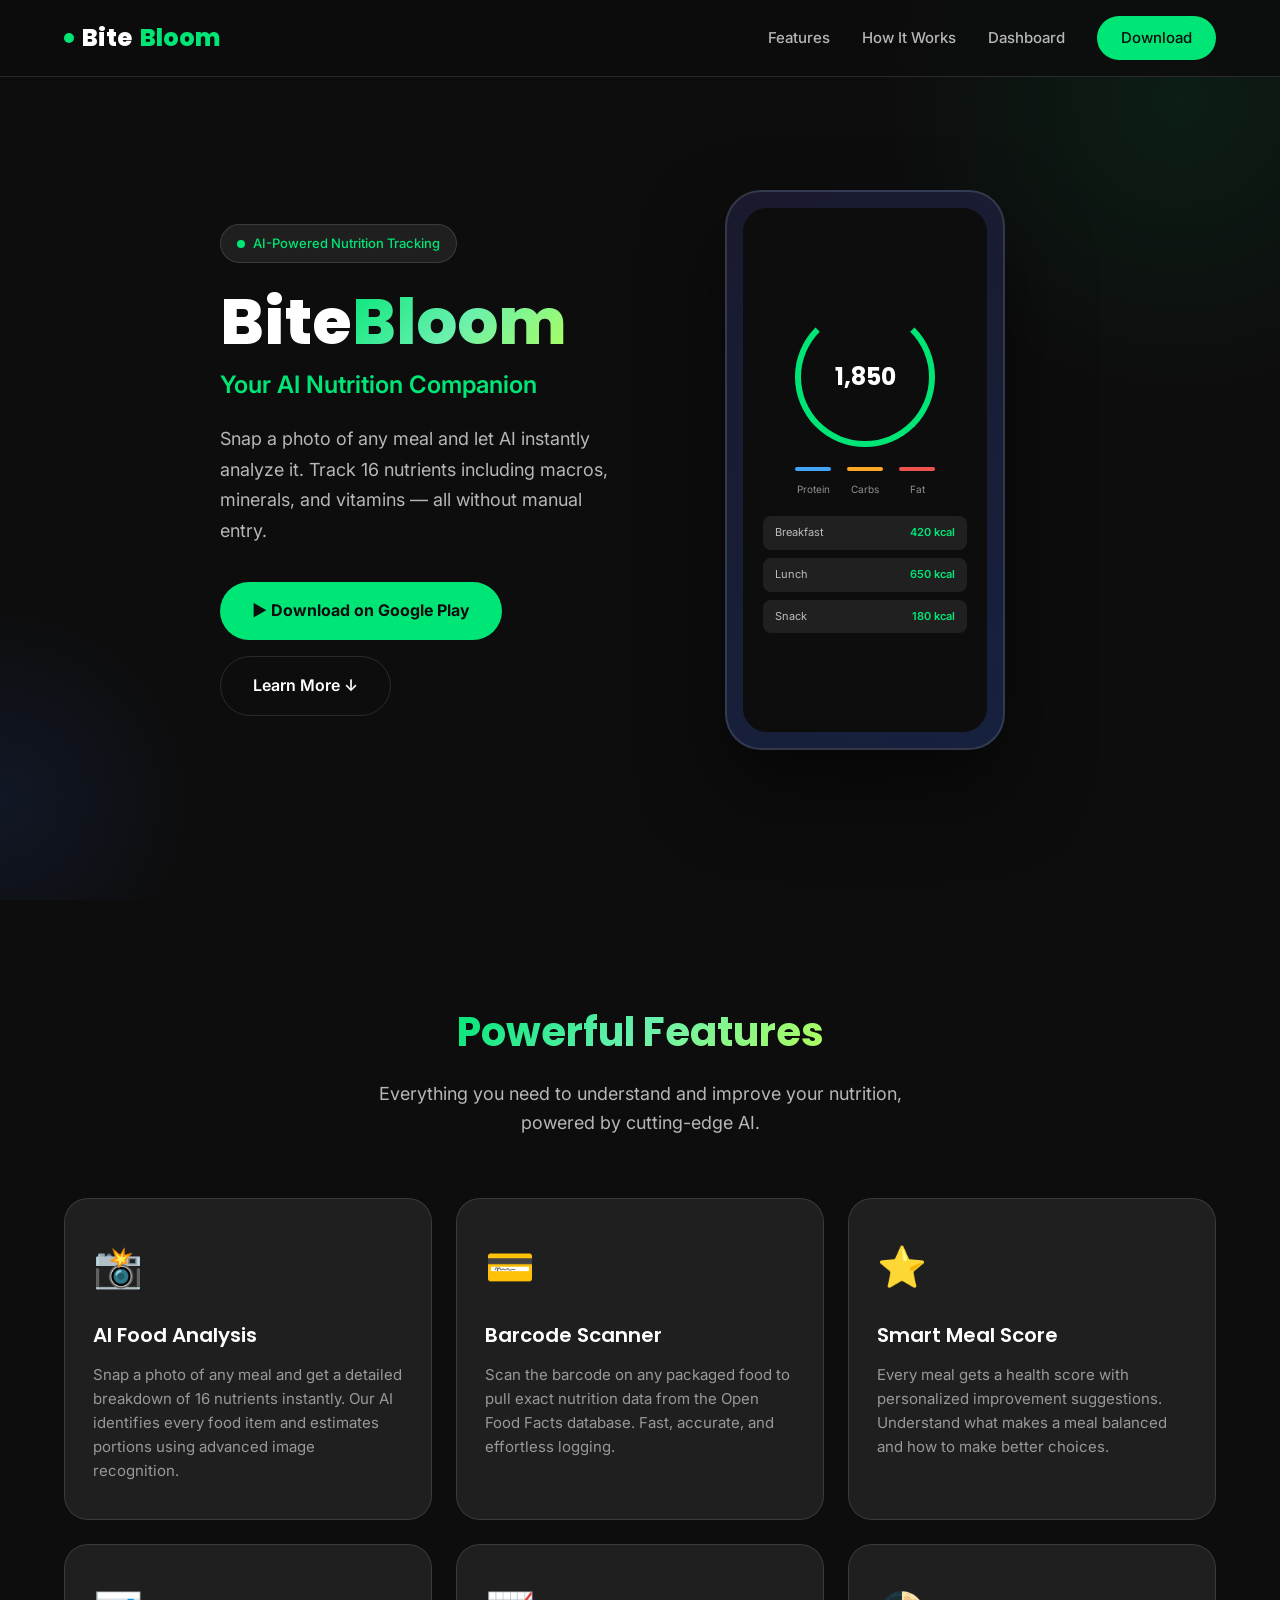
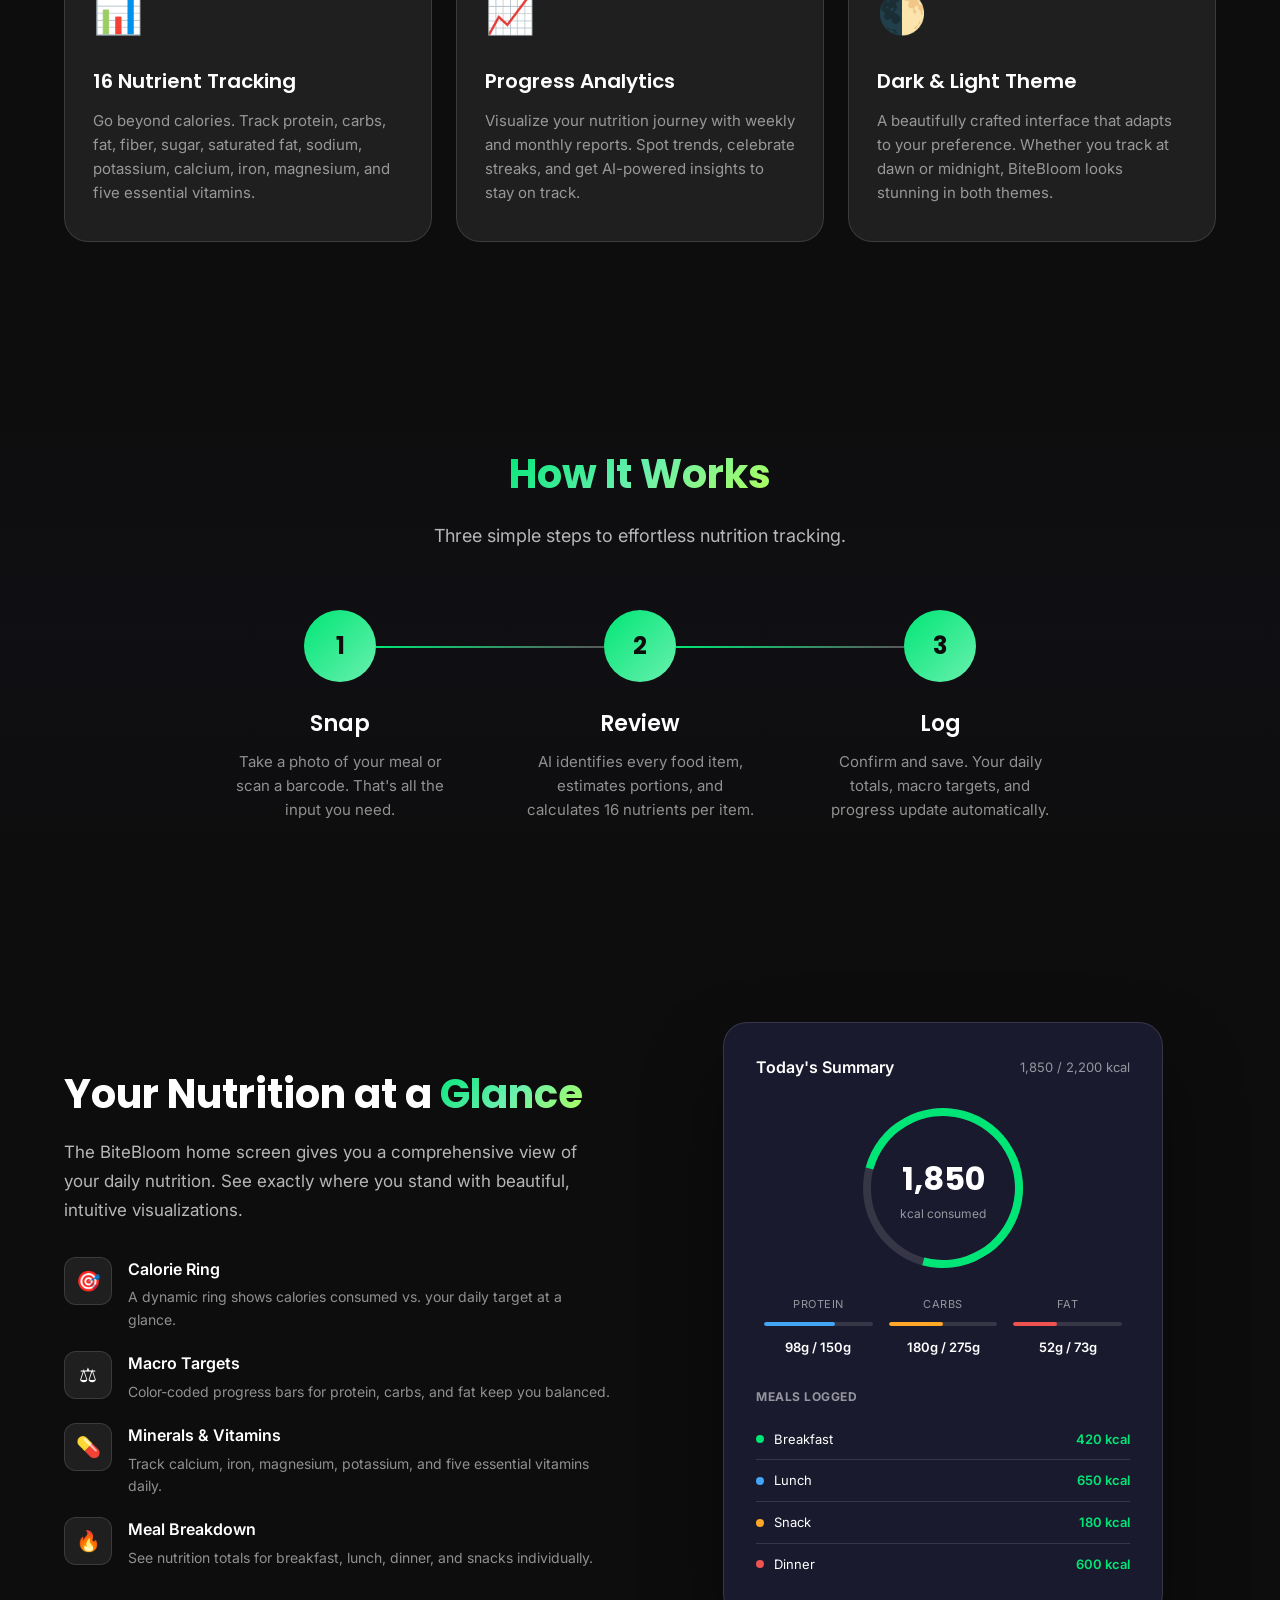
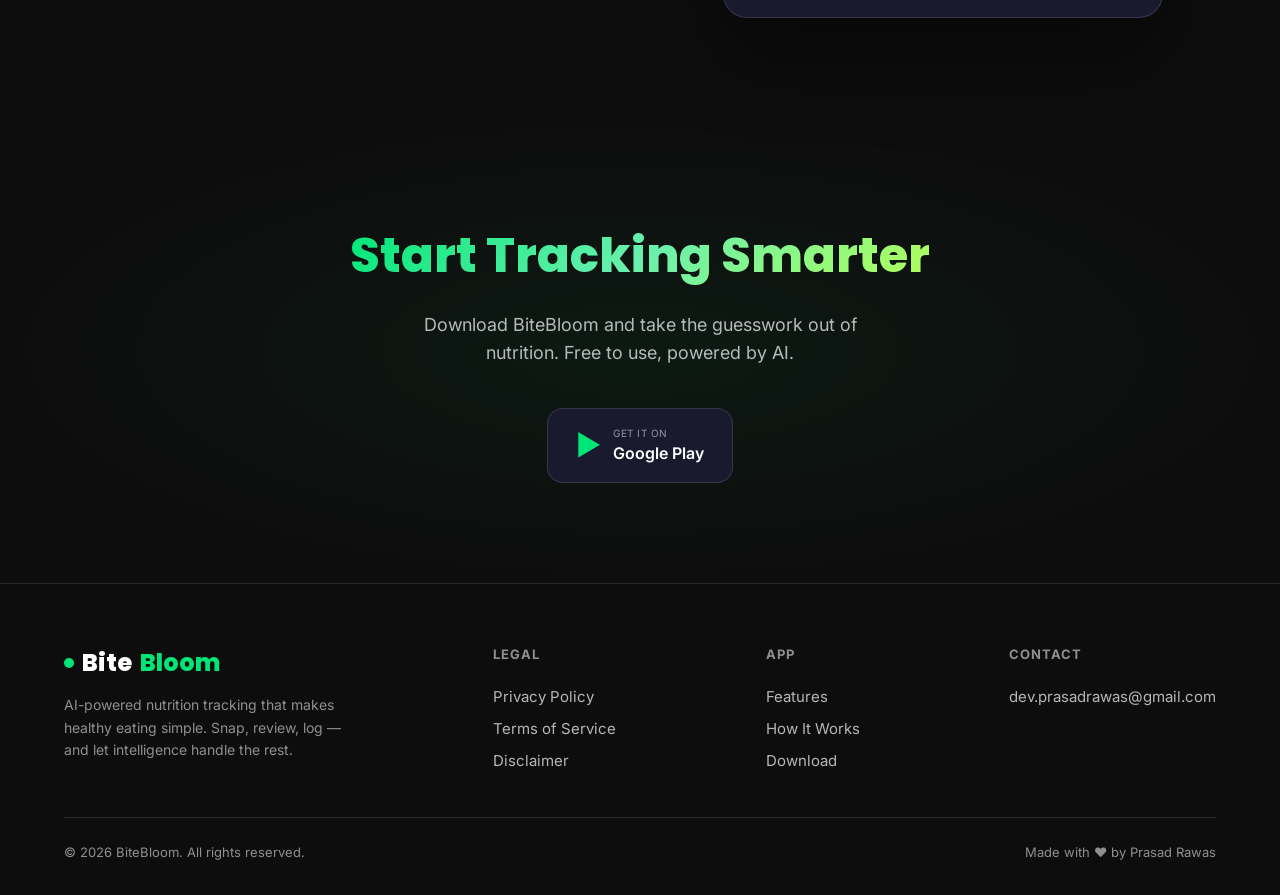
<file: docs/index.html>
<!DOCTYPE html>
<html lang="en">
<head>
  <meta charset="UTF-8">
  <meta name="viewport" content="width=device-width, initial-scale=1.0">
  <meta name="description" content="BiteBloom — Your AI Nutrition Companion. Snap a photo of any meal and instantly get detailed nutrition analysis with 16 nutrients tracked.">
  <meta name="keywords" content="calorie tracker, AI nutrition, food analysis, macro tracking, meal logger, health app">
  <meta name="author" content="Prasad Rawas">
  <meta name="robots" content="index, follow">
  <meta name="theme-color" content="#0D0D0D">
  <meta name="apple-mobile-web-app-title" content="BiteBloom">
  <meta name="application-name" content="BiteBloom">

  <!-- Canonical URL -->
  <link rel="canonical" href="https://bitebloom.prasadrawas.online/">

  <!-- Open Graph -->
  <meta property="og:title" content="BiteBloom — Your AI Nutrition Companion">
  <meta property="og:description" content="Snap a photo of any meal and instantly get detailed nutrition analysis with 16 nutrients tracked.">
  <meta property="og:type" content="website">
  <meta property="og:url" content="https://bitebloom.prasadrawas.online/">
  <meta property="og:image" content="https://bitebloom.prasadrawas.online/assets/og-image.png">
  <meta property="og:site_name" content="BiteBloom">

  <!-- Twitter Card -->
  <meta name="twitter:card" content="summary_large_image">
  <meta name="twitter:title" content="BiteBloom — Your AI Nutrition Companion">
  <meta name="twitter:description" content="AI-powered calorie and macro tracking from food photos.">
  <meta name="twitter:image" content="https://bitebloom.prasadrawas.online/assets/og-image.png">

  <title>BiteBloom — Your AI Nutrition Companion</title>
  <link rel="icon" type="image/png" href="assets/favicon.png">
  <link rel="apple-touch-icon" href="assets/apple-touch-icon.png">
  <link rel="stylesheet" href="css/styles.css">

  <!-- Structured Data: SoftwareApplication -->
  <script type="application/ld+json">
  {
    "@context": "https://schema.org",
    "@type": "SoftwareApplication",
    "name": "BiteBloom",
    "applicationCategory": "HealthApplication",
    "operatingSystem": "Android",
    "description": "AI-powered calorie and macro tracking app that analyzes food from photos",
    "offers": {
      "@type": "Offer",
      "price": "0",
      "priceCurrency": "USD"
    },
    "author": {
      "@type": "Person",
      "name": "Prasad Rawas"
    }
  }
  </script>

  <!-- Structured Data: Organization + WebSite -->
  <script type="application/ld+json">
  {
    "@context": "https://schema.org",
    "@graph": [
      {
        "@type": "Organization",
        "name": "BiteBloom",
        "url": "https://bitebloom.prasadrawas.online/",
        "logo": "https://bitebloom.prasadrawas.online/assets/favicon.png",
        "contactPoint": {
          "@type": "ContactPoint",
          "email": "dev.prasadrawas@gmail.com",
          "contactType": "customer support"
        }
      },
      {
        "@type": "WebSite",
        "name": "BiteBloom",
        "url": "https://bitebloom.prasadrawas.online/"
      }
    ]
  }
  </script>
</head>
<body>

  <!-- ===== NAVBAR ===== -->
  <nav class="navbar" role="navigation" aria-label="Main navigation">
    <div class="nav-inner">
      <a href="index.html" class="nav-logo" aria-label="BiteBloom home">
        <span class="logo-dot" aria-hidden="true"></span>Bite<span class="text-accent">Bloom</span>
      </a>
      <div class="nav-links" id="navLinks">
        <a href="#features">Features</a>
        <a href="#how-it-works">How It Works</a>
        <a href="#dashboard">Dashboard</a>
        <a href="#download" class="nav-cta">Download</a>
      </div>
      <button class="menu-toggle" id="menuToggle" aria-label="Toggle navigation menu" aria-expanded="false" aria-controls="navLinks">
        <span aria-hidden="true"></span>
        <span aria-hidden="true"></span>
        <span aria-hidden="true"></span>
      </button>
    </div>
  </nav>

  <!-- ===== HERO ===== -->
  <section class="hero" aria-labelledby="hero-heading">
    <div class="container hero-inner">
      <div class="hero-content">
        <div class="hero-badge" role="text">AI-Powered Nutrition Tracking</div>
        <h1 id="hero-heading">Bite<span class="gradient-text">Bloom</span></h1>
        <p class="hero-tagline">Your AI Nutrition Companion</p>
        <p class="hero-description">
          Snap a photo of any meal and let AI instantly analyze it. Track 16 nutrients including macros, minerals, and vitamins — all without manual entry.
        </p>
        <div class="hero-buttons">
          <a href="#download" class="btn-primary" aria-label="Download BiteBloom on Google Play">
            &#9654; Download on Google Play
          </a>
          <a href="#features" class="btn-secondary" aria-label="Learn more about BiteBloom features">
            Learn More &#8595;
          </a>
        </div>
      </div>
      <div class="hero-mockup" aria-hidden="true">
        <div class="phone-frame">
          <div class="phone-screen">
            <div class="mock-ring"></div>
            <div class="mock-macros">
              <div class="mock-macro">
                <div class="mock-macro-bar" style="background: var(--protein); width: 36px;"></div>
                <span>Protein</span>
              </div>
              <div class="mock-macro">
                <div class="mock-macro-bar" style="background: var(--carbs); width: 36px;"></div>
                <span>Carbs</span>
              </div>
              <div class="mock-macro">
                <div class="mock-macro-bar" style="background: var(--fat); width: 36px;"></div>
                <span>Fat</span>
              </div>
            </div>
            <div class="mock-items">
              <div class="mock-item">
                <span class="mock-item-name">Breakfast</span>
                <span class="mock-item-cal">420 kcal</span>
              </div>
              <div class="mock-item">
                <span class="mock-item-name">Lunch</span>
                <span class="mock-item-cal">650 kcal</span>
              </div>
              <div class="mock-item">
                <span class="mock-item-name">Snack</span>
                <span class="mock-item-cal">180 kcal</span>
              </div>
            </div>
          </div>
        </div>
      </div>
    </div>
  </section>

  <!-- ===== FEATURES ===== -->
  <section class="features" id="features" aria-labelledby="features-heading">
    <div class="container">
      <h2 id="features-heading" class="section-title"><span class="gradient-text">Powerful Features</span></h2>
      <p class="section-subtitle">Everything you need to understand and improve your nutrition, powered by cutting-edge AI.</p>
      <div class="features-grid">
        <div class="feature-card fade-in">
          <span class="feature-icon" aria-hidden="true">&#128248;</span>
          <h3>AI Food Analysis</h3>
          <p>Snap a photo of any meal and get a detailed breakdown of 16 nutrients instantly. Our AI identifies every food item and estimates portions using advanced image recognition.</p>
        </div>
        <div class="feature-card fade-in">
          <span class="feature-icon" aria-hidden="true">&#128179;</span>
          <h3>Barcode Scanner</h3>
          <p>Scan the barcode on any packaged food to pull exact nutrition data from the Open Food Facts database. Fast, accurate, and effortless logging.</p>
        </div>
        <div class="feature-card fade-in">
          <span class="feature-icon" aria-hidden="true">&#11088;</span>
          <h3>Smart Meal Score</h3>
          <p>Every meal gets a health score with personalized improvement suggestions. Understand what makes a meal balanced and how to make better choices.</p>
        </div>
        <div class="feature-card fade-in">
          <span class="feature-icon" aria-hidden="true">&#128202;</span>
          <h3>16 Nutrient Tracking</h3>
          <p>Go beyond calories. Track protein, carbs, fat, fiber, sugar, saturated fat, sodium, potassium, calcium, iron, magnesium, and five essential vitamins.</p>
        </div>
        <div class="feature-card fade-in">
          <span class="feature-icon" aria-hidden="true">&#128200;</span>
          <h3>Progress Analytics</h3>
          <p>Visualize your nutrition journey with weekly and monthly reports. Spot trends, celebrate streaks, and get AI-powered insights to stay on track.</p>
        </div>
        <div class="feature-card fade-in">
          <span class="feature-icon" aria-hidden="true">&#127763;</span>
          <h3>Dark &amp; Light Theme</h3>
          <p>A beautifully crafted interface that adapts to your preference. Whether you track at dawn or midnight, BiteBloom looks stunning in both themes.</p>
        </div>
      </div>
    </div>
  </section>

  <!-- ===== HOW IT WORKS ===== -->
  <section class="how-it-works" id="how-it-works" aria-labelledby="how-it-works-heading">
    <div class="container">
      <h2 id="how-it-works-heading" class="section-title"><span class="gradient-text">How It Works</span></h2>
      <p class="section-subtitle">Three simple steps to effortless nutrition tracking.</p>
      <div class="steps" role="list">
        <div class="step fade-in" role="listitem">
          <div class="step-number" aria-hidden="true">1</div>
          <div class="step-connector" aria-hidden="true"></div>
          <h3>Snap</h3>
          <p>Take a photo of your meal or scan a barcode. That's all the input you need.</p>
        </div>
        <div class="step fade-in" role="listitem">
          <div class="step-number" aria-hidden="true">2</div>
          <div class="step-connector" aria-hidden="true"></div>
          <h3>Review</h3>
          <p>AI identifies every food item, estimates portions, and calculates 16 nutrients per item.</p>
        </div>
        <div class="step fade-in" role="listitem">
          <div class="step-number" aria-hidden="true">3</div>
          <h3>Log</h3>
          <p>Confirm and save. Your daily totals, macro targets, and progress update automatically.</p>
        </div>
      </div>
    </div>
  </section>

  <!-- ===== DASHBOARD PREVIEW ===== -->
  <section class="dashboard-preview" id="dashboard" aria-labelledby="dashboard-heading">
    <div class="container dashboard-inner">
      <div class="dashboard-content fade-in">
        <h2 id="dashboard-heading">Your Nutrition at a <span class="gradient-text">Glance</span></h2>
        <p>The BiteBloom home screen gives you a comprehensive view of your daily nutrition. See exactly where you stand with beautiful, intuitive visualizations.</p>
        <div class="dashboard-features">
          <div class="dashboard-feature">
            <div class="dashboard-feature-icon" aria-hidden="true">&#127919;</div>
            <div>
              <h4>Calorie Ring</h4>
              <p>A dynamic ring shows calories consumed vs. your daily target at a glance.</p>
            </div>
          </div>
          <div class="dashboard-feature">
            <div class="dashboard-feature-icon" aria-hidden="true">&#9878;</div>
            <div>
              <h4>Macro Targets</h4>
              <p>Color-coded progress bars for protein, carbs, and fat keep you balanced.</p>
            </div>
          </div>
          <div class="dashboard-feature">
            <div class="dashboard-feature-icon" aria-hidden="true">&#128138;</div>
            <div>
              <h4>Minerals &amp; Vitamins</h4>
              <p>Track calcium, iron, magnesium, potassium, and five essential vitamins daily.</p>
            </div>
          </div>
          <div class="dashboard-feature">
            <div class="dashboard-feature-icon" aria-hidden="true">&#128293;</div>
            <div>
              <h4>Meal Breakdown</h4>
              <p>See nutrition totals for breakfast, lunch, dinner, and snacks individually.</p>
            </div>
          </div>
        </div>
      </div>
      <div class="dashboard-mockup fade-in" aria-hidden="true">
        <div class="dashboard-card">
          <div class="dash-header">
            <h4>Today's Summary</h4>
            <span>1,850 / 2,200 kcal</span>
          </div>
          <div class="dash-ring-area">
            <div class="dash-ring">
              <span class="cal-num">1,850</span>
              <span class="cal-label">kcal consumed</span>
            </div>
          </div>
          <div class="dash-macros">
            <div class="dash-macro protein">
              <span class="dash-macro-label">Protein</span>
              <div class="dash-macro-bar"></div>
              <span class="dash-macro-value">98g / 150g</span>
            </div>
            <div class="dash-macro carbs">
              <span class="dash-macro-label">Carbs</span>
              <div class="dash-macro-bar"></div>
              <span class="dash-macro-value">180g / 275g</span>
            </div>
            <div class="dash-macro fat">
              <span class="dash-macro-label">Fat</span>
              <div class="dash-macro-bar"></div>
              <span class="dash-macro-value">52g / 73g</span>
            </div>
          </div>
          <div class="dash-meals">
            <h5>Meals Logged</h5>
            <div class="dash-meal-item">
              <div class="dash-meal-info">
                <span class="dash-meal-dot" style="background: var(--accent);"></span>
                <span class="dash-meal-name">Breakfast</span>
              </div>
              <span class="dash-meal-cal">420 kcal</span>
            </div>
            <div class="dash-meal-item">
              <div class="dash-meal-info">
                <span class="dash-meal-dot" style="background: var(--protein);"></span>
                <span class="dash-meal-name">Lunch</span>
              </div>
              <span class="dash-meal-cal">650 kcal</span>
            </div>
            <div class="dash-meal-item">
              <div class="dash-meal-info">
                <span class="dash-meal-dot" style="background: var(--carbs);"></span>
                <span class="dash-meal-name">Snack</span>
              </div>
              <span class="dash-meal-cal">180 kcal</span>
            </div>
            <div class="dash-meal-item">
              <div class="dash-meal-info">
                <span class="dash-meal-dot" style="background: var(--fat);"></span>
                <span class="dash-meal-name">Dinner</span>
              </div>
              <span class="dash-meal-cal">600 kcal</span>
            </div>
          </div>
        </div>
      </div>
    </div>
  </section>

  <!-- ===== CTA / DOWNLOAD ===== -->
  <section class="cta" id="download" aria-labelledby="download-heading">
    <div class="container cta-inner">
      <h2 id="download-heading"><span class="gradient-text">Start Tracking Smarter</span></h2>
      <p>Download BiteBloom and take the guesswork out of nutrition. Free to use, powered by AI.</p>
      <div class="cta-buttons">
        <a href="#" class="store-badge" aria-label="Download BiteBloom on Google Play Store">
          <span class="store-badge-icon" aria-hidden="true">&#9654;</span>
          <div class="store-badge-text">
            <small>Get it on</small>
            <span>Google Play</span>
          </div>
        </a>
      </div>
    </div>
  </section>

  <!-- ===== FOOTER ===== -->
  <footer class="footer" role="contentinfo">
    <div class="container">
      <div class="footer-inner">
        <div class="footer-brand">
          <div class="nav-logo" aria-label="BiteBloom">
            <span class="logo-dot" aria-hidden="true"></span>Bite<span class="text-accent">Bloom</span>
          </div>
          <p>AI-powered nutrition tracking that makes healthy eating simple. Snap, review, log — and let intelligence handle the rest.</p>
        </div>
        <nav class="footer-links-group" aria-label="Legal pages">
          <h4>Legal</h4>
          <a href="privacy.html">Privacy Policy</a>
          <a href="terms.html">Terms of Service</a>
          <a href="disclaimer.html">Disclaimer</a>
        </nav>
        <nav class="footer-links-group" aria-label="App sections">
          <h4>App</h4>
          <a href="#features">Features</a>
          <a href="#how-it-works">How It Works</a>
          <a href="#download">Download</a>
        </nav>
        <div class="footer-links-group">
          <h4>Contact</h4>
          <a href="mailto:dev.prasadrawas@gmail.com" aria-label="Send email to BiteBloom support">dev.prasadrawas@gmail.com</a>
        </div>
      </div>
      <div class="footer-bottom">
        <p>&copy; 2026 BiteBloom. All rights reserved.</p>
        <p class="made-with">Made with &#10084;&#65039; by Prasad Rawas</p>
      </div>
    </div>
  </footer>

  <!-- ===== JAVASCRIPT ===== -->
  <script>
    // Mobile menu toggle
    const menuToggle = document.getElementById('menuToggle');
    const navLinks = document.getElementById('navLinks');

    menuToggle.addEventListener('click', () => {
      const isOpen = navLinks.classList.toggle('open');
      menuToggle.classList.toggle('active');
      menuToggle.setAttribute('aria-expanded', isOpen ? 'true' : 'false');
    });

    // Close menu on link click
    navLinks.querySelectorAll('a').forEach(link => {
      link.addEventListener('click', () => {
        menuToggle.classList.remove('active');
        navLinks.classList.remove('open');
        menuToggle.setAttribute('aria-expanded', 'false');
      });
    });

    // Scroll fade-in with Intersection Observer
    const fadeElements = document.querySelectorAll('.fade-in');
    const observer = new IntersectionObserver((entries) => {
      entries.forEach((entry, index) => {
        if (entry.isIntersecting) {
          // Stagger the animation
          setTimeout(() => {
            entry.target.classList.add('visible');
          }, index * 100);
          observer.unobserve(entry.target);
        }
      });
    }, {
      threshold: 0.1,
      rootMargin: '0px 0px -50px 0px'
    });

    fadeElements.forEach(el => observer.observe(el));
  </script>

</body>
</html>
</file>
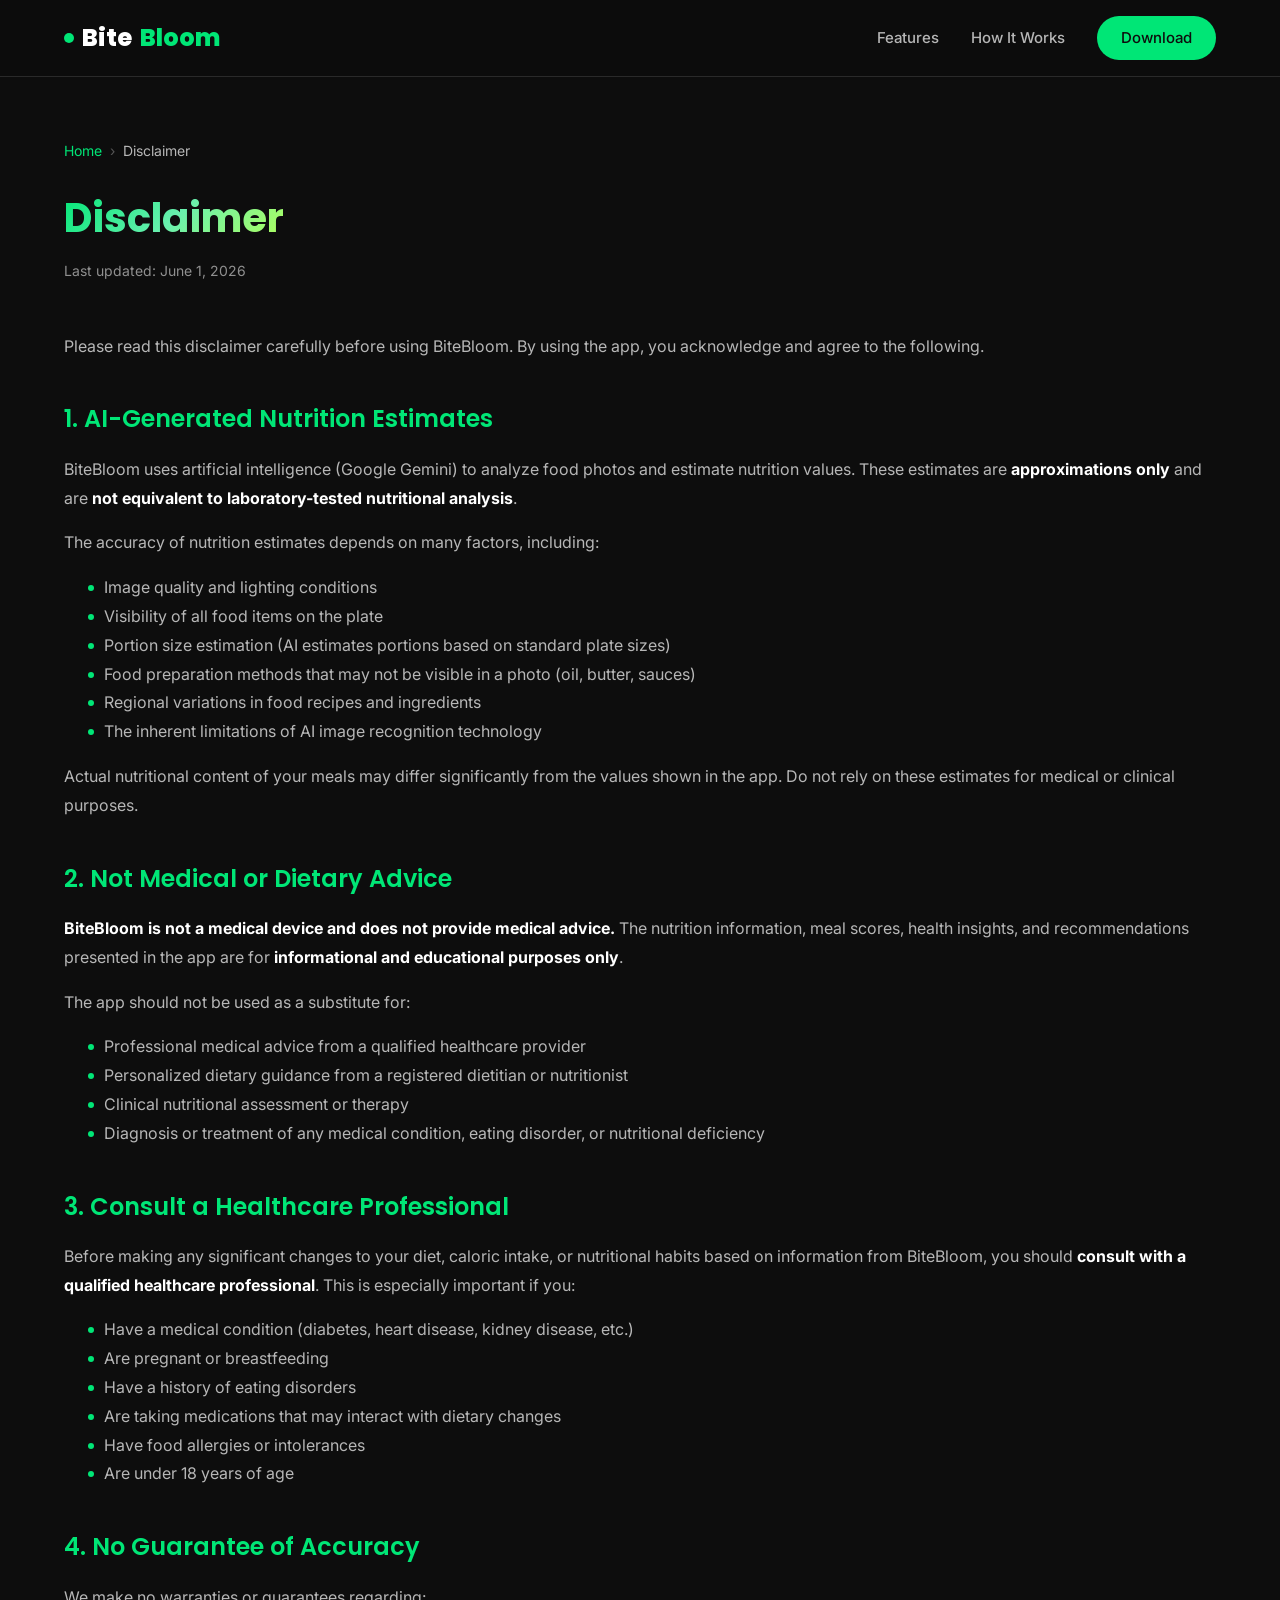
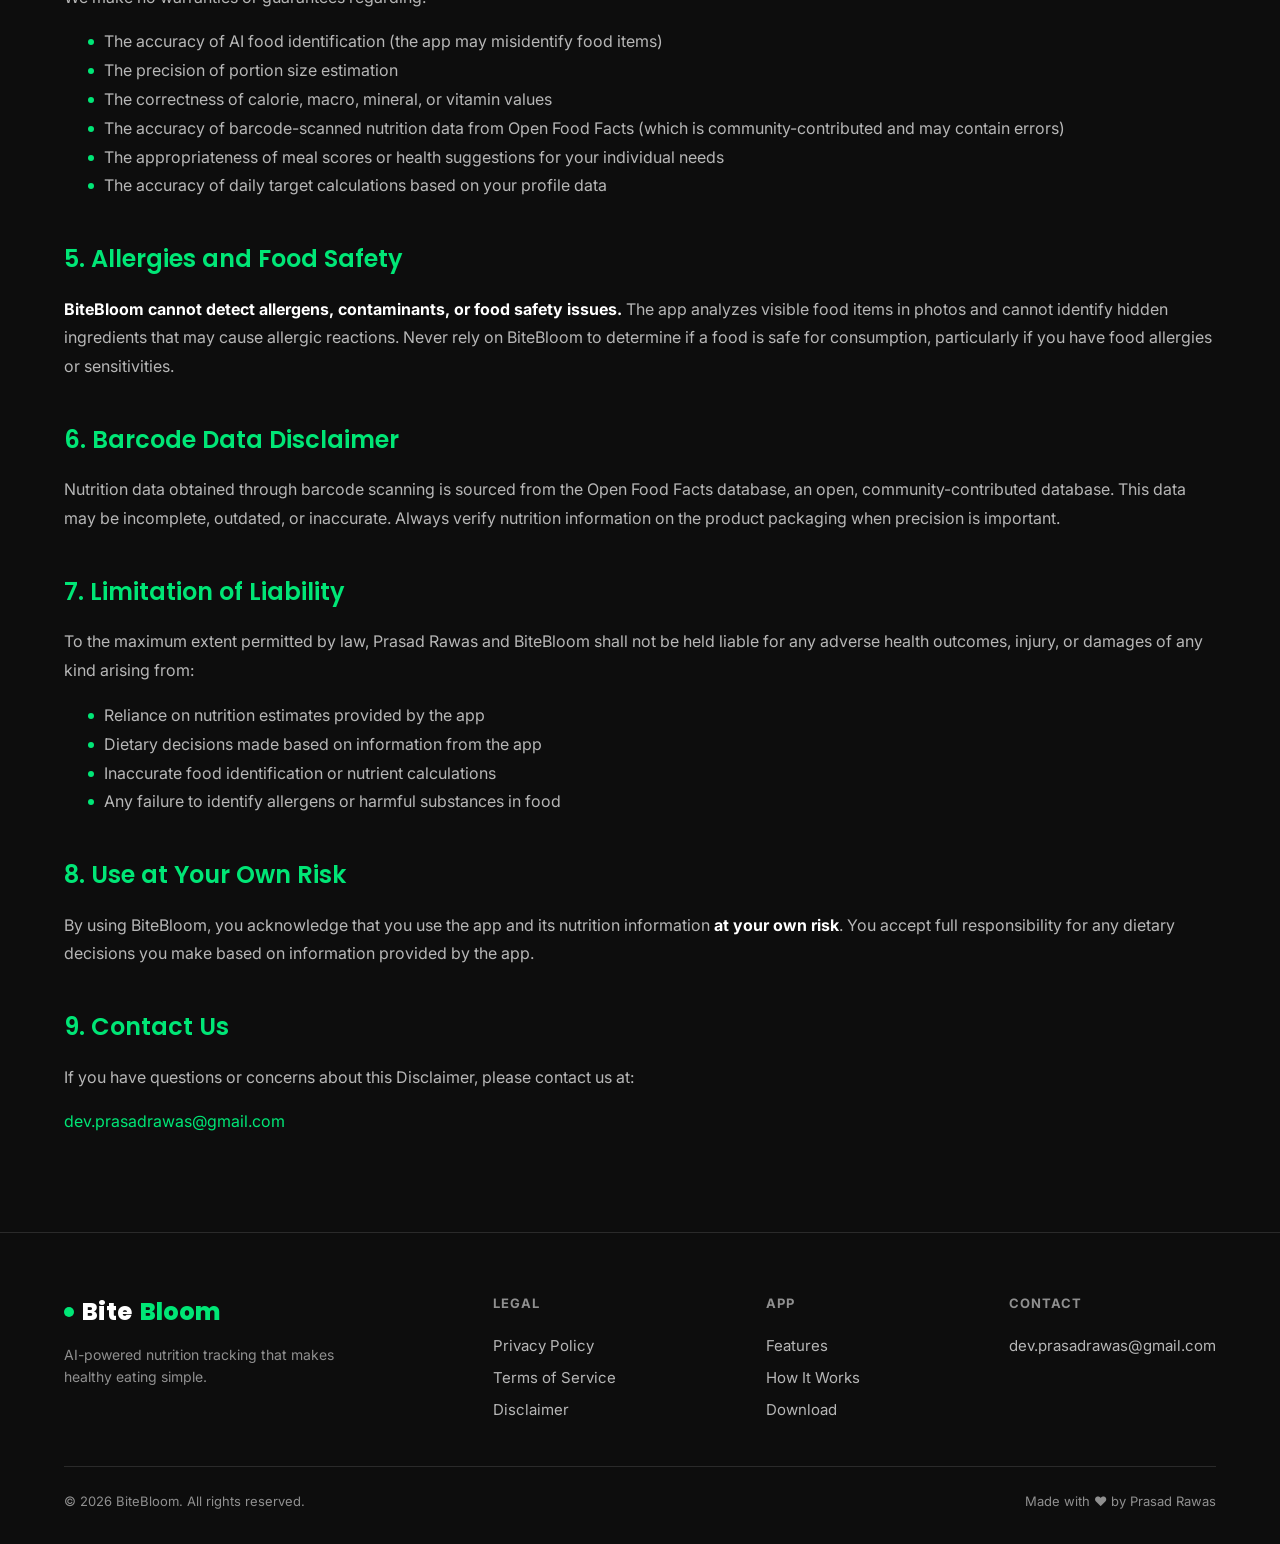
<file: docs/disclaimer.html>
<!DOCTYPE html>
<html lang="en">
<head>
  <meta charset="UTF-8">
  <meta name="viewport" content="width=device-width, initial-scale=1.0">
  <meta name="description" content="Health and accuracy disclaimer for BiteBloom — important information about the limitations of our AI nutrition analysis and when to consult a healthcare professional.">
  <meta name="robots" content="index, follow">
  <meta name="theme-color" content="#0D0D0D">
  <meta name="apple-mobile-web-app-title" content="BiteBloom">
  <meta name="application-name" content="BiteBloom">

  <!-- Canonical URL -->
  <link rel="canonical" href="https://bitebloom.prasadrawas.online/disclaimer.html">

  <!-- Open Graph -->
  <meta property="og:title" content="Disclaimer — BiteBloom">
  <meta property="og:description" content="Important health and accuracy information about BiteBloom's AI nutrition analysis.">
  <meta property="og:type" content="website">
  <meta property="og:url" content="https://bitebloom.prasadrawas.online/disclaimer.html">
  <meta property="og:image" content="https://bitebloom.prasadrawas.online/assets/og-image.png">
  <meta property="og:site_name" content="BiteBloom">

  <!-- Twitter Card -->
  <meta name="twitter:card" content="summary_large_image">
  <meta name="twitter:title" content="Disclaimer — BiteBloom">
  <meta name="twitter:description" content="Important health and accuracy information about BiteBloom's AI nutrition analysis.">
  <meta name="twitter:image" content="https://bitebloom.prasadrawas.online/assets/og-image.png">

  <title>Disclaimer — BiteBloom</title>
  <link rel="icon" type="image/png" href="assets/favicon.png">
  <link rel="apple-touch-icon" href="assets/apple-touch-icon.png">
  <link rel="stylesheet" href="css/styles.css">

  <!-- Structured Data: WebPage -->
  <script type="application/ld+json">
  {
    "@context": "https://schema.org",
    "@type": "WebPage",
    "name": "Disclaimer — BiteBloom",
    "description": "Health and accuracy disclaimer for BiteBloom — important information about the limitations of our AI nutrition analysis.",
    "url": "https://bitebloom.prasadrawas.online/disclaimer.html",
    "isPartOf": {
      "@type": "WebSite",
      "name": "BiteBloom",
      "url": "https://bitebloom.prasadrawas.online/"
    },
    "breadcrumb": {
      "@type": "BreadcrumbList",
      "itemListElement": [
        {
          "@type": "ListItem",
          "position": 1,
          "name": "Home",
          "item": "https://bitebloom.prasadrawas.online/"
        },
        {
          "@type": "ListItem",
          "position": 2,
          "name": "Disclaimer",
          "item": "https://bitebloom.prasadrawas.online/disclaimer.html"
        }
      ]
    }
  }
  </script>
</head>
<body>

  <!-- ===== NAVBAR ===== -->
  <nav class="navbar" role="navigation" aria-label="Main navigation">
    <div class="nav-inner">
      <a href="index.html" class="nav-logo" aria-label="BiteBloom home">
        <span class="logo-dot" aria-hidden="true"></span>Bite<span class="text-accent">Bloom</span>
      </a>
      <div class="nav-links" id="navLinks">
        <a href="index.html#features">Features</a>
        <a href="index.html#how-it-works">How It Works</a>
        <a href="index.html#download" class="nav-cta">Download</a>
      </div>
      <button class="menu-toggle" id="menuToggle" aria-label="Toggle navigation menu" aria-expanded="false" aria-controls="navLinks">
        <span aria-hidden="true"></span>
        <span aria-hidden="true"></span>
        <span aria-hidden="true"></span>
      </button>
    </div>
  </nav>

  <!-- ===== CONTENT ===== -->
  <main class="legal-page" aria-labelledby="page-heading">
    <div class="container">

      <!-- Breadcrumb -->
      <nav class="breadcrumb" aria-label="Breadcrumb">
        <ol>
          <li><a href="index.html">Home</a></li>
          <li aria-current="page">Disclaimer</li>
        </ol>
      </nav>

      <h1 id="page-heading"><span class="gradient-text">Disclaimer</span></h1>
      <p class="legal-updated">Last updated: June 1, 2026</p>

      <p>Please read this disclaimer carefully before using BiteBloom. By using the app, you acknowledge and agree to the following.</p>

      <h2>1. AI-Generated Nutrition Estimates</h2>
      <p>BiteBloom uses artificial intelligence (Google Gemini) to analyze food photos and estimate nutrition values. These estimates are <strong>approximations only</strong> and are <strong>not equivalent to laboratory-tested nutritional analysis</strong>.</p>
      <p>The accuracy of nutrition estimates depends on many factors, including:</p>
      <ul>
        <li>Image quality and lighting conditions</li>
        <li>Visibility of all food items on the plate</li>
        <li>Portion size estimation (AI estimates portions based on standard plate sizes)</li>
        <li>Food preparation methods that may not be visible in a photo (oil, butter, sauces)</li>
        <li>Regional variations in food recipes and ingredients</li>
        <li>The inherent limitations of AI image recognition technology</li>
      </ul>
      <p>Actual nutritional content of your meals may differ significantly from the values shown in the app. Do not rely on these estimates for medical or clinical purposes.</p>

      <h2>2. Not Medical or Dietary Advice</h2>
      <p><strong>BiteBloom is not a medical device and does not provide medical advice.</strong> The nutrition information, meal scores, health insights, and recommendations presented in the app are for <strong>informational and educational purposes only</strong>.</p>
      <p>The app should not be used as a substitute for:</p>
      <ul>
        <li>Professional medical advice from a qualified healthcare provider</li>
        <li>Personalized dietary guidance from a registered dietitian or nutritionist</li>
        <li>Clinical nutritional assessment or therapy</li>
        <li>Diagnosis or treatment of any medical condition, eating disorder, or nutritional deficiency</li>
      </ul>

      <h2>3. Consult a Healthcare Professional</h2>
      <p>Before making any significant changes to your diet, caloric intake, or nutritional habits based on information from BiteBloom, you should <strong>consult with a qualified healthcare professional</strong>. This is especially important if you:</p>
      <ul>
        <li>Have a medical condition (diabetes, heart disease, kidney disease, etc.)</li>
        <li>Are pregnant or breastfeeding</li>
        <li>Have a history of eating disorders</li>
        <li>Are taking medications that may interact with dietary changes</li>
        <li>Have food allergies or intolerances</li>
        <li>Are under 18 years of age</li>
      </ul>

      <h2>4. No Guarantee of Accuracy</h2>
      <p>We make no warranties or guarantees regarding:</p>
      <ul>
        <li>The accuracy of AI food identification (the app may misidentify food items)</li>
        <li>The precision of portion size estimation</li>
        <li>The correctness of calorie, macro, mineral, or vitamin values</li>
        <li>The accuracy of barcode-scanned nutrition data from Open Food Facts (which is community-contributed and may contain errors)</li>
        <li>The appropriateness of meal scores or health suggestions for your individual needs</li>
        <li>The accuracy of daily target calculations based on your profile data</li>
      </ul>

      <h2>5. Allergies and Food Safety</h2>
      <p><strong>BiteBloom cannot detect allergens, contaminants, or food safety issues.</strong> The app analyzes visible food items in photos and cannot identify hidden ingredients that may cause allergic reactions. Never rely on BiteBloom to determine if a food is safe for consumption, particularly if you have food allergies or sensitivities.</p>

      <h2>6. Barcode Data Disclaimer</h2>
      <p>Nutrition data obtained through barcode scanning is sourced from the Open Food Facts database, an open, community-contributed database. This data may be incomplete, outdated, or inaccurate. Always verify nutrition information on the product packaging when precision is important.</p>

      <h2>7. Limitation of Liability</h2>
      <p>To the maximum extent permitted by law, Prasad Rawas and BiteBloom shall not be held liable for any adverse health outcomes, injury, or damages of any kind arising from:</p>
      <ul>
        <li>Reliance on nutrition estimates provided by the app</li>
        <li>Dietary decisions made based on information from the app</li>
        <li>Inaccurate food identification or nutrient calculations</li>
        <li>Any failure to identify allergens or harmful substances in food</li>
      </ul>

      <h2>8. Use at Your Own Risk</h2>
      <p>By using BiteBloom, you acknowledge that you use the app and its nutrition information <strong>at your own risk</strong>. You accept full responsibility for any dietary decisions you make based on information provided by the app.</p>

      <h2>9. Contact Us</h2>
      <p>If you have questions or concerns about this Disclaimer, please contact us at:</p>
      <p><a href="mailto:dev.prasadrawas@gmail.com" aria-label="Send email to BiteBloom support">dev.prasadrawas@gmail.com</a></p>
    </div>
  </main>

  <!-- ===== FOOTER ===== -->
  <footer class="footer" role="contentinfo">
    <div class="container">
      <div class="footer-inner">
        <div class="footer-brand">
          <div class="nav-logo" aria-label="BiteBloom">
            <span class="logo-dot" aria-hidden="true"></span>Bite<span class="text-accent">Bloom</span>
          </div>
          <p>AI-powered nutrition tracking that makes healthy eating simple.</p>
        </div>
        <nav class="footer-links-group" aria-label="Legal pages">
          <h4>Legal</h4>
          <a href="privacy.html">Privacy Policy</a>
          <a href="terms.html">Terms of Service</a>
          <a href="disclaimer.html">Disclaimer</a>
        </nav>
        <nav class="footer-links-group" aria-label="App sections">
          <h4>App</h4>
          <a href="index.html#features">Features</a>
          <a href="index.html#how-it-works">How It Works</a>
          <a href="index.html#download">Download</a>
        </nav>
        <div class="footer-links-group">
          <h4>Contact</h4>
          <a href="mailto:dev.prasadrawas@gmail.com" aria-label="Send email to BiteBloom support">dev.prasadrawas@gmail.com</a>
        </div>
      </div>
      <div class="footer-bottom">
        <p>&copy; 2026 BiteBloom. All rights reserved.</p>
        <p class="made-with">Made with &#10084;&#65039; by Prasad Rawas</p>
      </div>
    </div>
  </footer>

  <script>
    const menuToggle = document.getElementById('menuToggle');
    const navLinks = document.getElementById('navLinks');
    menuToggle.addEventListener('click', () => {
      const isOpen = navLinks.classList.toggle('open');
      menuToggle.classList.toggle('active');
      menuToggle.setAttribute('aria-expanded', isOpen ? 'true' : 'false');
    });
    navLinks.querySelectorAll('a').forEach(link => {
      link.addEventListener('click', () => {
        menuToggle.classList.remove('active');
        navLinks.classList.remove('open');
        menuToggle.setAttribute('aria-expanded', 'false');
      });
    });
  </script>

</body>
</html>
</file>
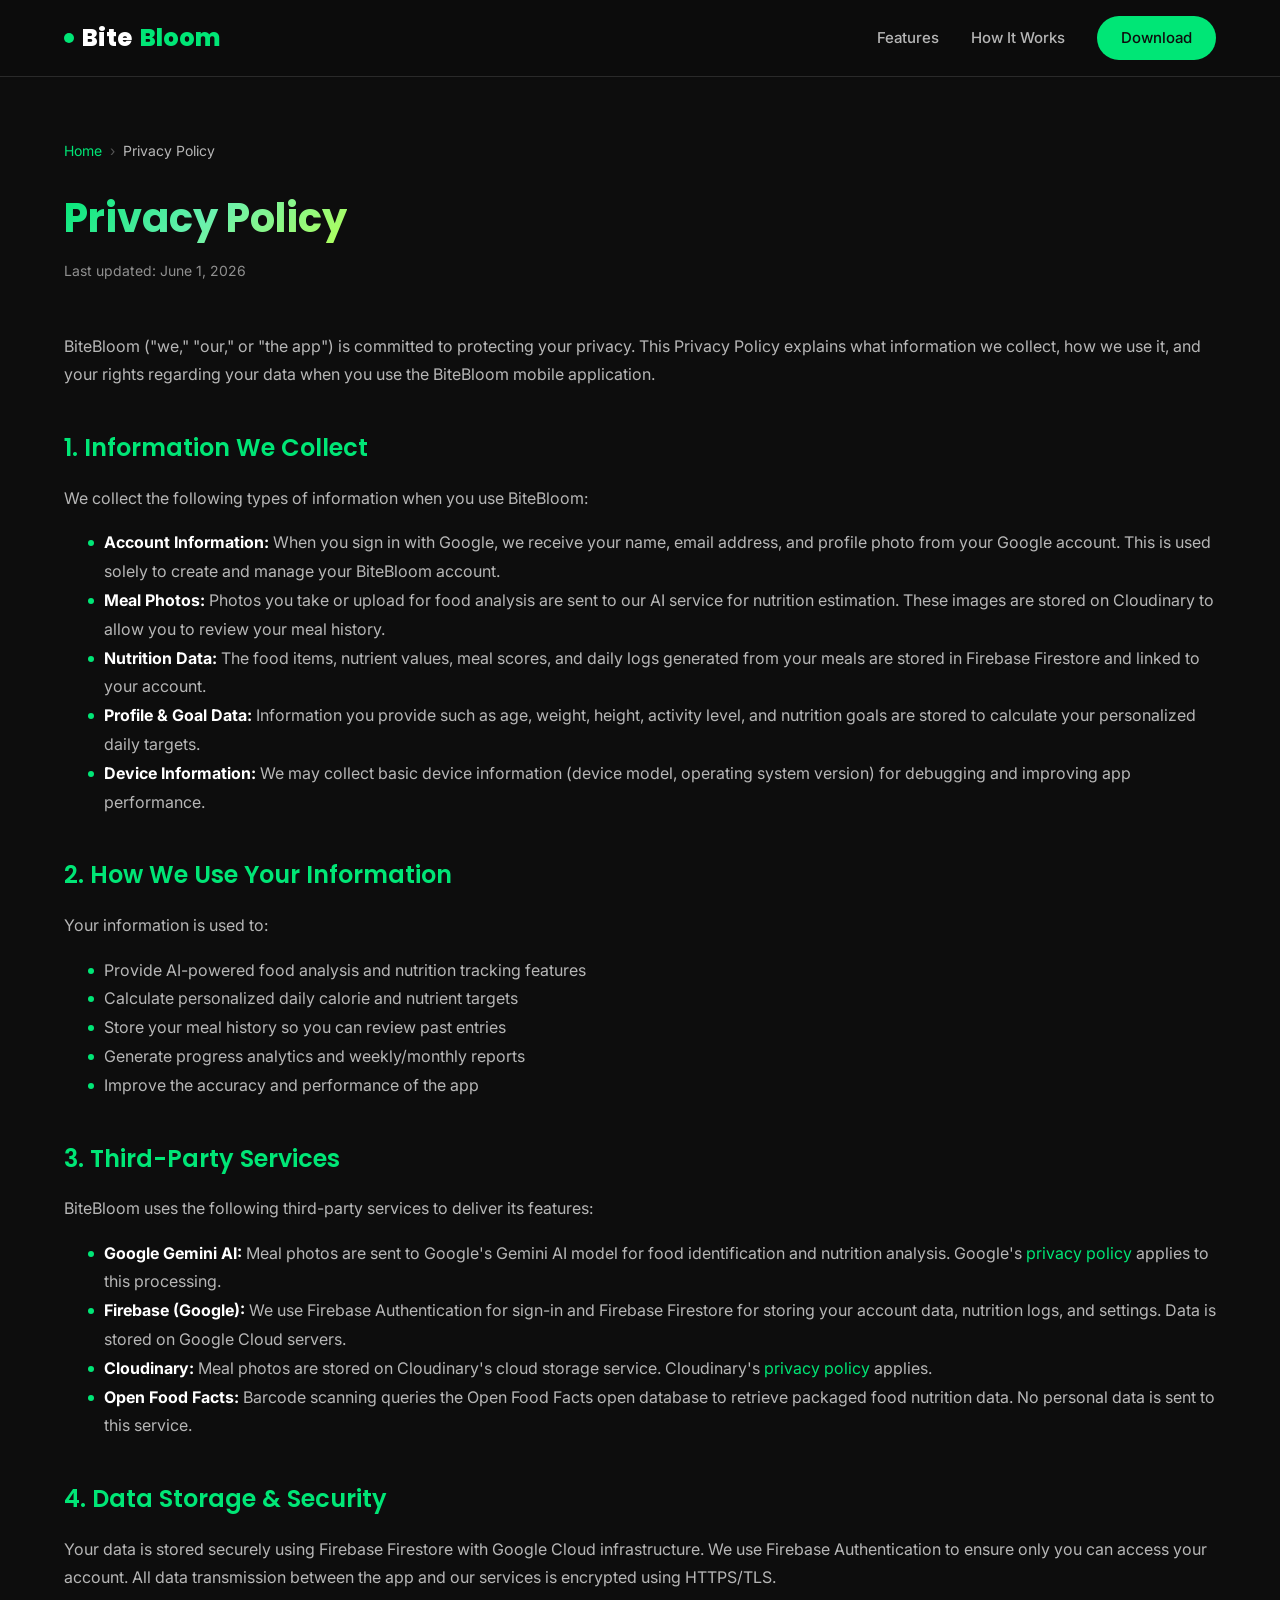
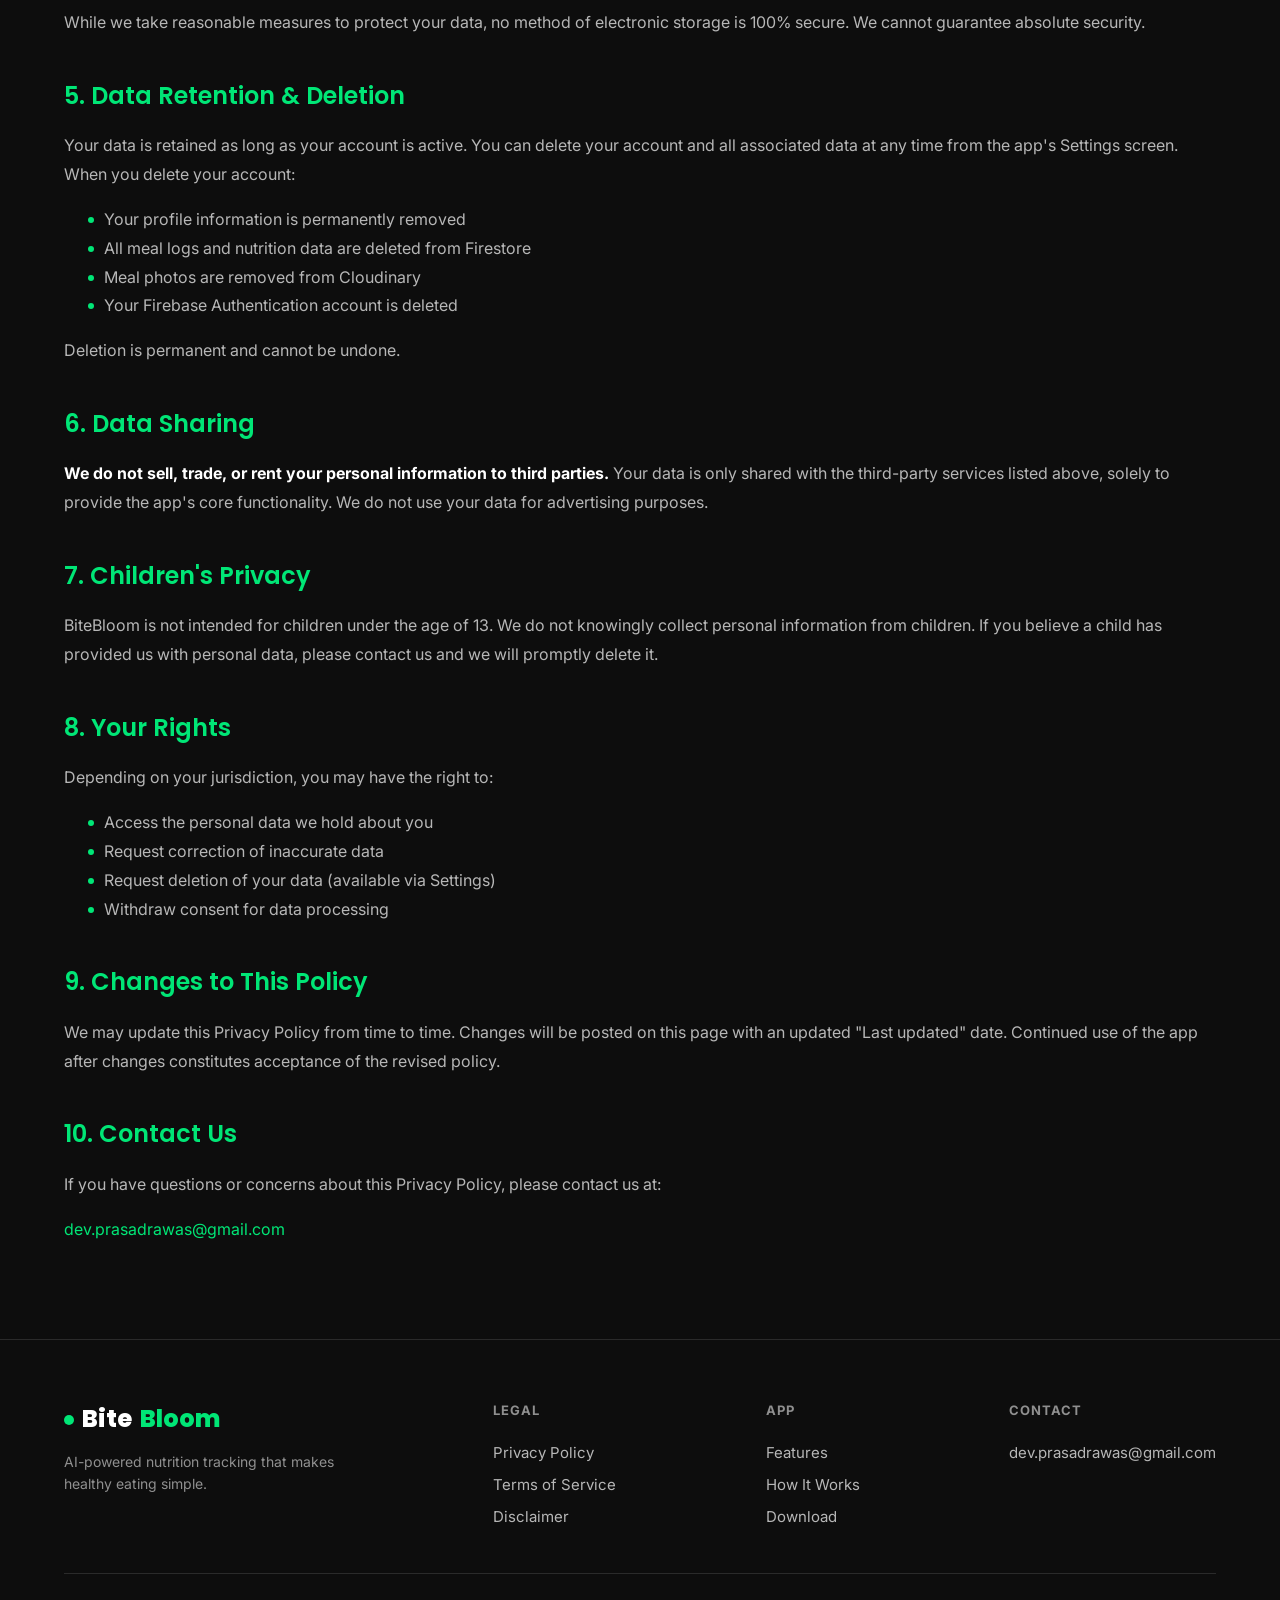
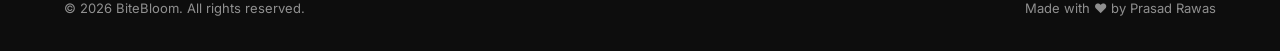
<file: docs/privacy.html>
<!DOCTYPE html>
<html lang="en">
<head>
  <meta charset="UTF-8">
  <meta name="viewport" content="width=device-width, initial-scale=1.0">
  <meta name="description" content="Privacy Policy for BiteBloom — learn how we collect, use, and protect your personal data in our AI nutrition tracking app.">
  <meta name="robots" content="index, follow">
  <meta name="theme-color" content="#0D0D0D">
  <meta name="apple-mobile-web-app-title" content="BiteBloom">
  <meta name="application-name" content="BiteBloom">

  <!-- Canonical URL -->
  <link rel="canonical" href="https://bitebloom.prasadrawas.online/privacy.html">

  <!-- Open Graph -->
  <meta property="og:title" content="Privacy Policy — BiteBloom">
  <meta property="og:description" content="Learn how BiteBloom collects, uses, and protects your data.">
  <meta property="og:type" content="website">
  <meta property="og:url" content="https://bitebloom.prasadrawas.online/privacy.html">
  <meta property="og:image" content="https://bitebloom.prasadrawas.online/assets/og-image.png">
  <meta property="og:site_name" content="BiteBloom">

  <!-- Twitter Card -->
  <meta name="twitter:card" content="summary_large_image">
  <meta name="twitter:title" content="Privacy Policy — BiteBloom">
  <meta name="twitter:description" content="Learn how BiteBloom collects, uses, and protects your data.">
  <meta name="twitter:image" content="https://bitebloom.prasadrawas.online/assets/og-image.png">

  <title>Privacy Policy — BiteBloom</title>
  <link rel="icon" type="image/png" href="assets/favicon.png">
  <link rel="apple-touch-icon" href="assets/apple-touch-icon.png">
  <link rel="stylesheet" href="css/styles.css">

  <!-- Structured Data: WebPage -->
  <script type="application/ld+json">
  {
    "@context": "https://schema.org",
    "@type": "WebPage",
    "name": "Privacy Policy — BiteBloom",
    "description": "Privacy Policy for BiteBloom — learn how we collect, use, and protect your personal data in our AI nutrition tracking app.",
    "url": "https://bitebloom.prasadrawas.online/privacy.html",
    "isPartOf": {
      "@type": "WebSite",
      "name": "BiteBloom",
      "url": "https://bitebloom.prasadrawas.online/"
    },
    "breadcrumb": {
      "@type": "BreadcrumbList",
      "itemListElement": [
        {
          "@type": "ListItem",
          "position": 1,
          "name": "Home",
          "item": "https://bitebloom.prasadrawas.online/"
        },
        {
          "@type": "ListItem",
          "position": 2,
          "name": "Privacy Policy",
          "item": "https://bitebloom.prasadrawas.online/privacy.html"
        }
      ]
    }
  }
  </script>
</head>
<body>

  <!-- ===== NAVBAR ===== -->
  <nav class="navbar" role="navigation" aria-label="Main navigation">
    <div class="nav-inner">
      <a href="index.html" class="nav-logo" aria-label="BiteBloom home">
        <span class="logo-dot" aria-hidden="true"></span>Bite<span class="text-accent">Bloom</span>
      </a>
      <div class="nav-links" id="navLinks">
        <a href="index.html#features">Features</a>
        <a href="index.html#how-it-works">How It Works</a>
        <a href="index.html#download" class="nav-cta">Download</a>
      </div>
      <button class="menu-toggle" id="menuToggle" aria-label="Toggle navigation menu" aria-expanded="false" aria-controls="navLinks">
        <span aria-hidden="true"></span>
        <span aria-hidden="true"></span>
        <span aria-hidden="true"></span>
      </button>
    </div>
  </nav>

  <!-- ===== CONTENT ===== -->
  <main class="legal-page" aria-labelledby="page-heading">
    <div class="container">

      <!-- Breadcrumb -->
      <nav class="breadcrumb" aria-label="Breadcrumb">
        <ol>
          <li><a href="index.html">Home</a></li>
          <li aria-current="page">Privacy Policy</li>
        </ol>
      </nav>

      <h1 id="page-heading"><span class="gradient-text">Privacy Policy</span></h1>
      <p class="legal-updated">Last updated: June 1, 2026</p>

      <p>BiteBloom ("we," "our," or "the app") is committed to protecting your privacy. This Privacy Policy explains what information we collect, how we use it, and your rights regarding your data when you use the BiteBloom mobile application.</p>

      <h2>1. Information We Collect</h2>
      <p>We collect the following types of information when you use BiteBloom:</p>
      <ul>
        <li><strong>Account Information:</strong> When you sign in with Google, we receive your name, email address, and profile photo from your Google account. This is used solely to create and manage your BiteBloom account.</li>
        <li><strong>Meal Photos:</strong> Photos you take or upload for food analysis are sent to our AI service for nutrition estimation. These images are stored on Cloudinary to allow you to review your meal history.</li>
        <li><strong>Nutrition Data:</strong> The food items, nutrient values, meal scores, and daily logs generated from your meals are stored in Firebase Firestore and linked to your account.</li>
        <li><strong>Profile &amp; Goal Data:</strong> Information you provide such as age, weight, height, activity level, and nutrition goals are stored to calculate your personalized daily targets.</li>
        <li><strong>Device Information:</strong> We may collect basic device information (device model, operating system version) for debugging and improving app performance.</li>
      </ul>

      <h2>2. How We Use Your Information</h2>
      <p>Your information is used to:</p>
      <ul>
        <li>Provide AI-powered food analysis and nutrition tracking features</li>
        <li>Calculate personalized daily calorie and nutrient targets</li>
        <li>Store your meal history so you can review past entries</li>
        <li>Generate progress analytics and weekly/monthly reports</li>
        <li>Improve the accuracy and performance of the app</li>
      </ul>

      <h2>3. Third-Party Services</h2>
      <p>BiteBloom uses the following third-party services to deliver its features:</p>
      <ul>
        <li><strong>Google Gemini AI:</strong> Meal photos are sent to Google's Gemini AI model for food identification and nutrition analysis. Google's <a href="https://policies.google.com/privacy" target="_blank" rel="noopener noreferrer">privacy policy</a> applies to this processing.</li>
        <li><strong>Firebase (Google):</strong> We use Firebase Authentication for sign-in and Firebase Firestore for storing your account data, nutrition logs, and settings. Data is stored on Google Cloud servers.</li>
        <li><strong>Cloudinary:</strong> Meal photos are stored on Cloudinary's cloud storage service. Cloudinary's <a href="https://cloudinary.com/privacy" target="_blank" rel="noopener noreferrer">privacy policy</a> applies.</li>
        <li><strong>Open Food Facts:</strong> Barcode scanning queries the Open Food Facts open database to retrieve packaged food nutrition data. No personal data is sent to this service.</li>
      </ul>

      <h2>4. Data Storage &amp; Security</h2>
      <p>Your data is stored securely using Firebase Firestore with Google Cloud infrastructure. We use Firebase Authentication to ensure only you can access your account. All data transmission between the app and our services is encrypted using HTTPS/TLS.</p>
      <p>While we take reasonable measures to protect your data, no method of electronic storage is 100% secure. We cannot guarantee absolute security.</p>

      <h2>5. Data Retention &amp; Deletion</h2>
      <p>Your data is retained as long as your account is active. You can delete your account and all associated data at any time from the app's Settings screen. When you delete your account:</p>
      <ul>
        <li>Your profile information is permanently removed</li>
        <li>All meal logs and nutrition data are deleted from Firestore</li>
        <li>Meal photos are removed from Cloudinary</li>
        <li>Your Firebase Authentication account is deleted</li>
      </ul>
      <p>Deletion is permanent and cannot be undone.</p>

      <h2>6. Data Sharing</h2>
      <p><strong>We do not sell, trade, or rent your personal information to third parties.</strong> Your data is only shared with the third-party services listed above, solely to provide the app's core functionality. We do not use your data for advertising purposes.</p>

      <h2>7. Children's Privacy</h2>
      <p>BiteBloom is not intended for children under the age of 13. We do not knowingly collect personal information from children. If you believe a child has provided us with personal data, please contact us and we will promptly delete it.</p>

      <h2>8. Your Rights</h2>
      <p>Depending on your jurisdiction, you may have the right to:</p>
      <ul>
        <li>Access the personal data we hold about you</li>
        <li>Request correction of inaccurate data</li>
        <li>Request deletion of your data (available via Settings)</li>
        <li>Withdraw consent for data processing</li>
      </ul>

      <h2>9. Changes to This Policy</h2>
      <p>We may update this Privacy Policy from time to time. Changes will be posted on this page with an updated "Last updated" date. Continued use of the app after changes constitutes acceptance of the revised policy.</p>

      <h2>10. Contact Us</h2>
      <p>If you have questions or concerns about this Privacy Policy, please contact us at:</p>
      <p><a href="mailto:dev.prasadrawas@gmail.com" aria-label="Send email to BiteBloom support">dev.prasadrawas@gmail.com</a></p>
    </div>
  </main>

  <!-- ===== FOOTER ===== -->
  <footer class="footer" role="contentinfo">
    <div class="container">
      <div class="footer-inner">
        <div class="footer-brand">
          <div class="nav-logo" aria-label="BiteBloom">
            <span class="logo-dot" aria-hidden="true"></span>Bite<span class="text-accent">Bloom</span>
          </div>
          <p>AI-powered nutrition tracking that makes healthy eating simple.</p>
        </div>
        <nav class="footer-links-group" aria-label="Legal pages">
          <h4>Legal</h4>
          <a href="privacy.html">Privacy Policy</a>
          <a href="terms.html">Terms of Service</a>
          <a href="disclaimer.html">Disclaimer</a>
        </nav>
        <nav class="footer-links-group" aria-label="App sections">
          <h4>App</h4>
          <a href="index.html#features">Features</a>
          <a href="index.html#how-it-works">How It Works</a>
          <a href="index.html#download">Download</a>
        </nav>
        <div class="footer-links-group">
          <h4>Contact</h4>
          <a href="mailto:dev.prasadrawas@gmail.com" aria-label="Send email to BiteBloom support">dev.prasadrawas@gmail.com</a>
        </div>
      </div>
      <div class="footer-bottom">
        <p>&copy; 2026 BiteBloom. All rights reserved.</p>
        <p class="made-with">Made with &#10084;&#65039; by Prasad Rawas</p>
      </div>
    </div>
  </footer>

  <script>
    const menuToggle = document.getElementById('menuToggle');
    const navLinks = document.getElementById('navLinks');
    menuToggle.addEventListener('click', () => {
      const isOpen = navLinks.classList.toggle('open');
      menuToggle.classList.toggle('active');
      menuToggle.setAttribute('aria-expanded', isOpen ? 'true' : 'false');
    });
    navLinks.querySelectorAll('a').forEach(link => {
      link.addEventListener('click', () => {
        menuToggle.classList.remove('active');
        navLinks.classList.remove('open');
        menuToggle.setAttribute('aria-expanded', 'false');
      });
    });
  </script>

</body>
</html>
</file>
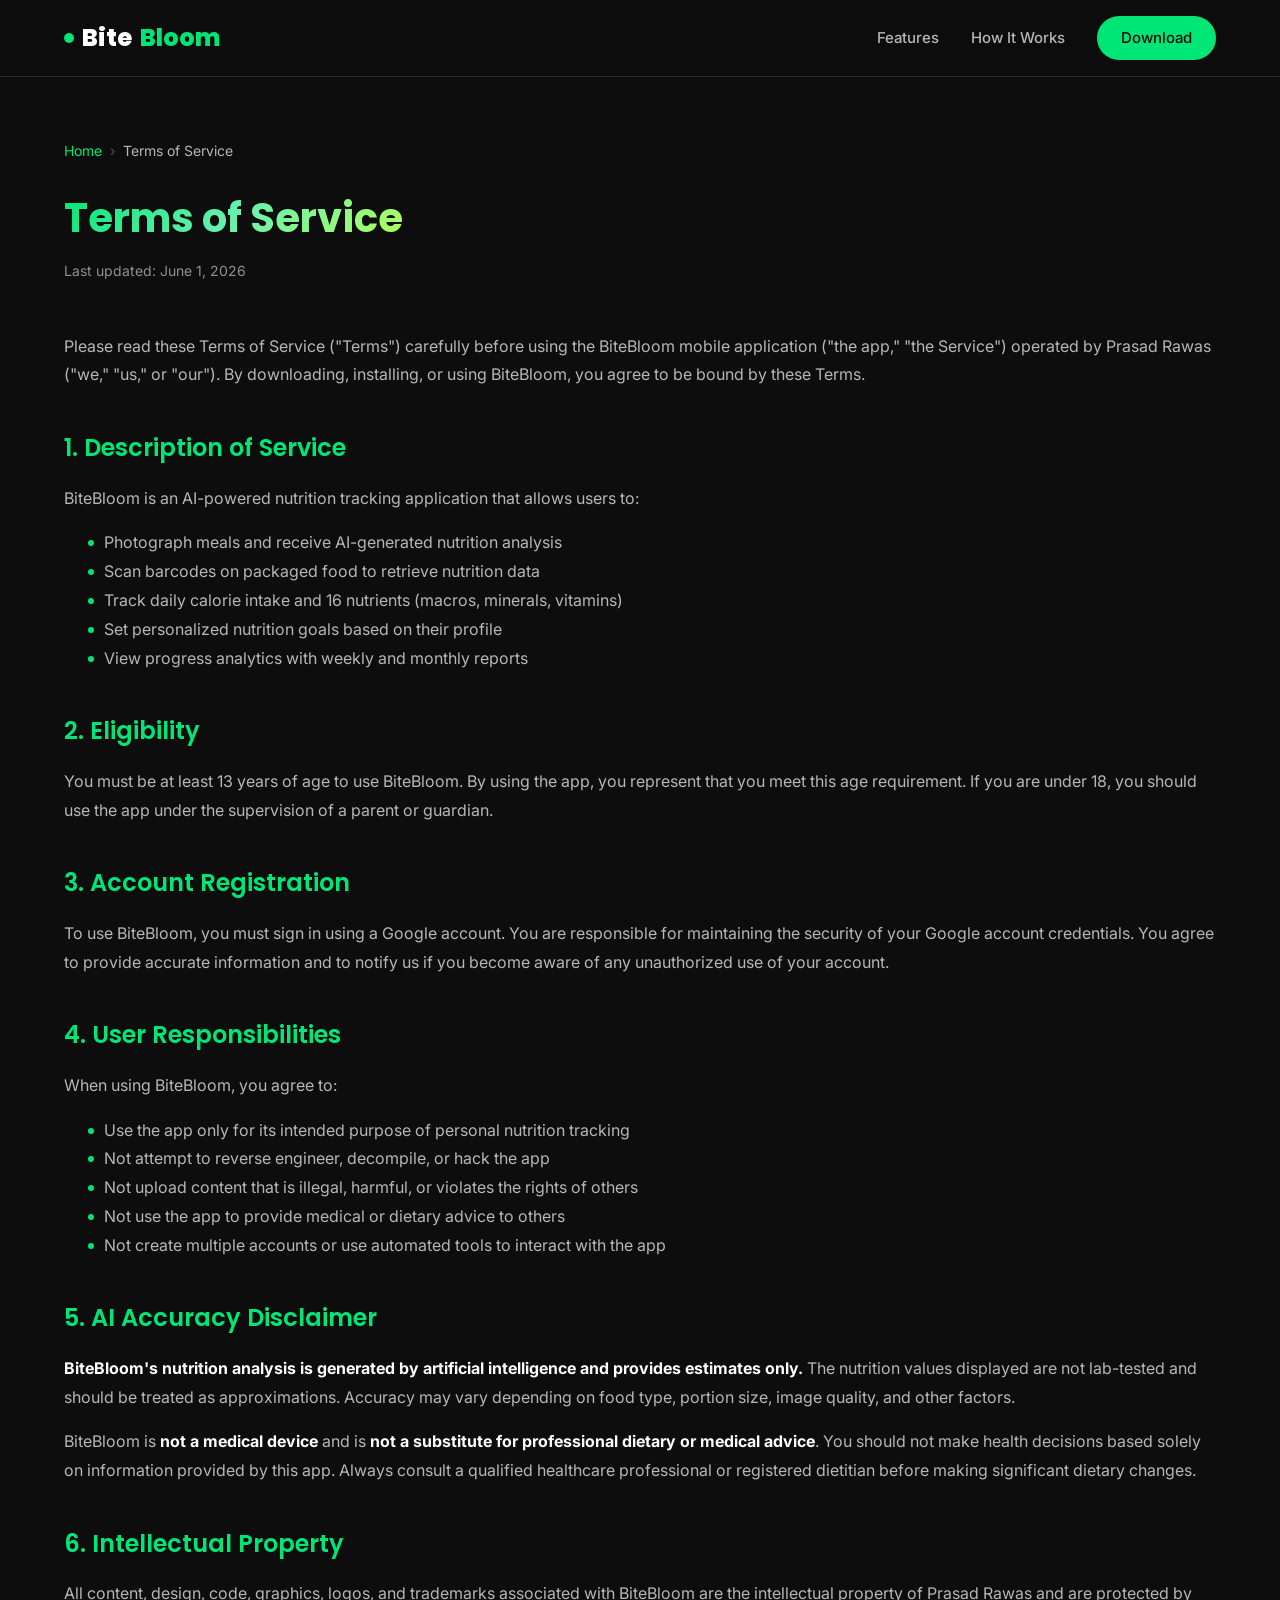
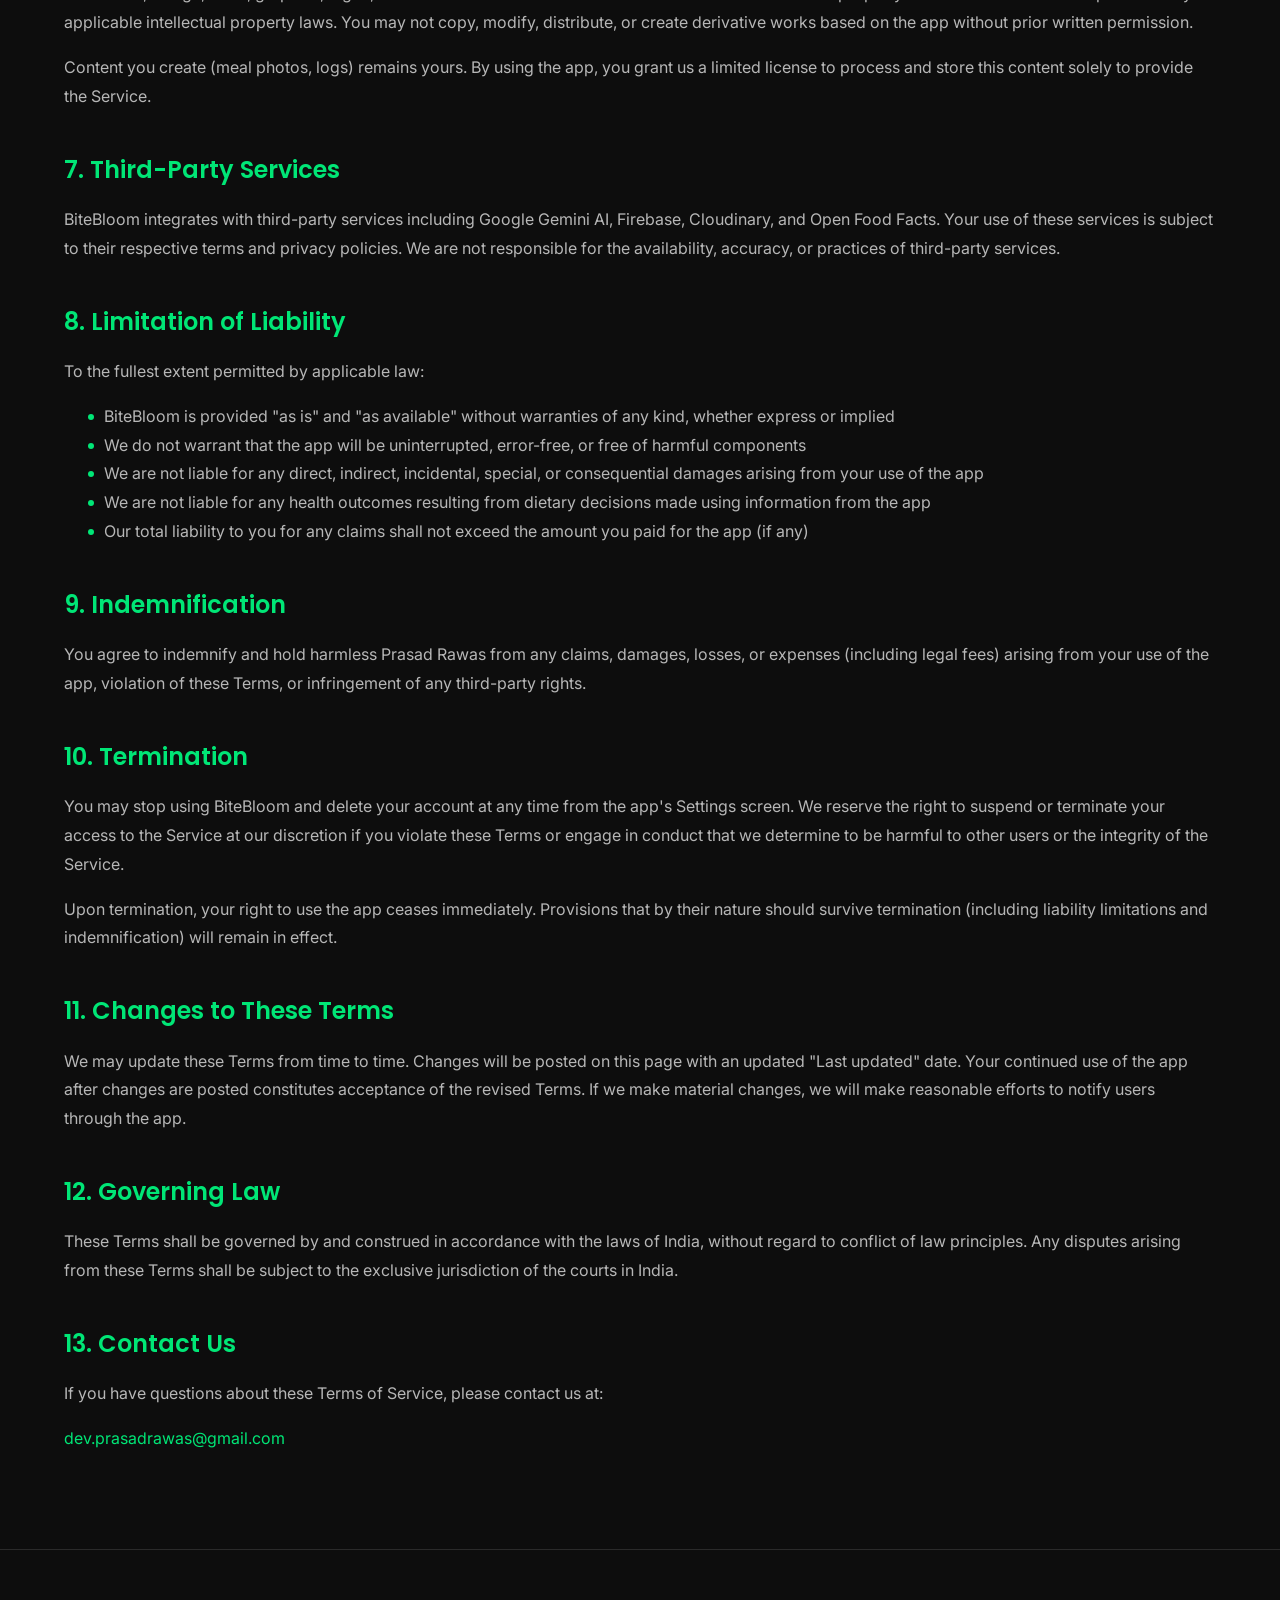
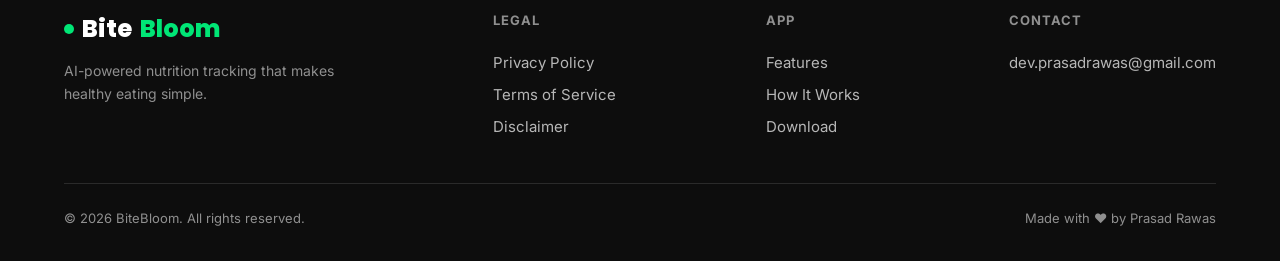
<file: docs/terms.html>
<!DOCTYPE html>
<html lang="en">
<head>
  <meta charset="UTF-8">
  <meta name="viewport" content="width=device-width, initial-scale=1.0">
  <meta name="description" content="Terms of Service for BiteBloom — read the terms and conditions governing your use of our AI nutrition tracking app.">
  <meta name="robots" content="index, follow">
  <meta name="theme-color" content="#0D0D0D">
  <meta name="apple-mobile-web-app-title" content="BiteBloom">
  <meta name="application-name" content="BiteBloom">

  <!-- Canonical URL -->
  <link rel="canonical" href="https://bitebloom.prasadrawas.online/terms.html">

  <!-- Open Graph -->
  <meta property="og:title" content="Terms of Service — BiteBloom">
  <meta property="og:description" content="Read the terms and conditions for using the BiteBloom app.">
  <meta property="og:type" content="website">
  <meta property="og:url" content="https://bitebloom.prasadrawas.online/terms.html">
  <meta property="og:image" content="https://bitebloom.prasadrawas.online/assets/og-image.png">
  <meta property="og:site_name" content="BiteBloom">

  <!-- Twitter Card -->
  <meta name="twitter:card" content="summary_large_image">
  <meta name="twitter:title" content="Terms of Service — BiteBloom">
  <meta name="twitter:description" content="Read the terms and conditions for using the BiteBloom app.">
  <meta name="twitter:image" content="https://bitebloom.prasadrawas.online/assets/og-image.png">

  <title>Terms of Service — BiteBloom</title>
  <link rel="icon" type="image/png" href="assets/favicon.png">
  <link rel="apple-touch-icon" href="assets/apple-touch-icon.png">
  <link rel="stylesheet" href="css/styles.css">

  <!-- Structured Data: WebPage -->
  <script type="application/ld+json">
  {
    "@context": "https://schema.org",
    "@type": "WebPage",
    "name": "Terms of Service — BiteBloom",
    "description": "Terms of Service for BiteBloom — read the terms and conditions governing your use of our AI nutrition tracking app.",
    "url": "https://bitebloom.prasadrawas.online/terms.html",
    "isPartOf": {
      "@type": "WebSite",
      "name": "BiteBloom",
      "url": "https://bitebloom.prasadrawas.online/"
    },
    "breadcrumb": {
      "@type": "BreadcrumbList",
      "itemListElement": [
        {
          "@type": "ListItem",
          "position": 1,
          "name": "Home",
          "item": "https://bitebloom.prasadrawas.online/"
        },
        {
          "@type": "ListItem",
          "position": 2,
          "name": "Terms of Service",
          "item": "https://bitebloom.prasadrawas.online/terms.html"
        }
      ]
    }
  }
  </script>
</head>
<body>

  <!-- ===== NAVBAR ===== -->
  <nav class="navbar" role="navigation" aria-label="Main navigation">
    <div class="nav-inner">
      <a href="index.html" class="nav-logo" aria-label="BiteBloom home">
        <span class="logo-dot" aria-hidden="true"></span>Bite<span class="text-accent">Bloom</span>
      </a>
      <div class="nav-links" id="navLinks">
        <a href="index.html#features">Features</a>
        <a href="index.html#how-it-works">How It Works</a>
        <a href="index.html#download" class="nav-cta">Download</a>
      </div>
      <button class="menu-toggle" id="menuToggle" aria-label="Toggle navigation menu" aria-expanded="false" aria-controls="navLinks">
        <span aria-hidden="true"></span>
        <span aria-hidden="true"></span>
        <span aria-hidden="true"></span>
      </button>
    </div>
  </nav>

  <!-- ===== CONTENT ===== -->
  <main class="legal-page" aria-labelledby="page-heading">
    <div class="container">

      <!-- Breadcrumb -->
      <nav class="breadcrumb" aria-label="Breadcrumb">
        <ol>
          <li><a href="index.html">Home</a></li>
          <li aria-current="page">Terms of Service</li>
        </ol>
      </nav>

      <h1 id="page-heading"><span class="gradient-text">Terms of Service</span></h1>
      <p class="legal-updated">Last updated: June 1, 2026</p>

      <p>Please read these Terms of Service ("Terms") carefully before using the BiteBloom mobile application ("the app," "the Service") operated by Prasad Rawas ("we," "us," or "our"). By downloading, installing, or using BiteBloom, you agree to be bound by these Terms.</p>

      <h2>1. Description of Service</h2>
      <p>BiteBloom is an AI-powered nutrition tracking application that allows users to:</p>
      <ul>
        <li>Photograph meals and receive AI-generated nutrition analysis</li>
        <li>Scan barcodes on packaged food to retrieve nutrition data</li>
        <li>Track daily calorie intake and 16 nutrients (macros, minerals, vitamins)</li>
        <li>Set personalized nutrition goals based on their profile</li>
        <li>View progress analytics with weekly and monthly reports</li>
      </ul>

      <h2>2. Eligibility</h2>
      <p>You must be at least 13 years of age to use BiteBloom. By using the app, you represent that you meet this age requirement. If you are under 18, you should use the app under the supervision of a parent or guardian.</p>

      <h2>3. Account Registration</h2>
      <p>To use BiteBloom, you must sign in using a Google account. You are responsible for maintaining the security of your Google account credentials. You agree to provide accurate information and to notify us if you become aware of any unauthorized use of your account.</p>

      <h2>4. User Responsibilities</h2>
      <p>When using BiteBloom, you agree to:</p>
      <ul>
        <li>Use the app only for its intended purpose of personal nutrition tracking</li>
        <li>Not attempt to reverse engineer, decompile, or hack the app</li>
        <li>Not upload content that is illegal, harmful, or violates the rights of others</li>
        <li>Not use the app to provide medical or dietary advice to others</li>
        <li>Not create multiple accounts or use automated tools to interact with the app</li>
      </ul>

      <h2>5. AI Accuracy Disclaimer</h2>
      <p><strong>BiteBloom's nutrition analysis is generated by artificial intelligence and provides estimates only.</strong> The nutrition values displayed are not lab-tested and should be treated as approximations. Accuracy may vary depending on food type, portion size, image quality, and other factors.</p>
      <p>BiteBloom is <strong>not a medical device</strong> and is <strong>not a substitute for professional dietary or medical advice</strong>. You should not make health decisions based solely on information provided by this app. Always consult a qualified healthcare professional or registered dietitian before making significant dietary changes.</p>

      <h2>6. Intellectual Property</h2>
      <p>All content, design, code, graphics, logos, and trademarks associated with BiteBloom are the intellectual property of Prasad Rawas and are protected by applicable intellectual property laws. You may not copy, modify, distribute, or create derivative works based on the app without prior written permission.</p>
      <p>Content you create (meal photos, logs) remains yours. By using the app, you grant us a limited license to process and store this content solely to provide the Service.</p>

      <h2>7. Third-Party Services</h2>
      <p>BiteBloom integrates with third-party services including Google Gemini AI, Firebase, Cloudinary, and Open Food Facts. Your use of these services is subject to their respective terms and privacy policies. We are not responsible for the availability, accuracy, or practices of third-party services.</p>

      <h2>8. Limitation of Liability</h2>
      <p>To the fullest extent permitted by applicable law:</p>
      <ul>
        <li>BiteBloom is provided "as is" and "as available" without warranties of any kind, whether express or implied</li>
        <li>We do not warrant that the app will be uninterrupted, error-free, or free of harmful components</li>
        <li>We are not liable for any direct, indirect, incidental, special, or consequential damages arising from your use of the app</li>
        <li>We are not liable for any health outcomes resulting from dietary decisions made using information from the app</li>
        <li>Our total liability to you for any claims shall not exceed the amount you paid for the app (if any)</li>
      </ul>

      <h2>9. Indemnification</h2>
      <p>You agree to indemnify and hold harmless Prasad Rawas from any claims, damages, losses, or expenses (including legal fees) arising from your use of the app, violation of these Terms, or infringement of any third-party rights.</p>

      <h2>10. Termination</h2>
      <p>You may stop using BiteBloom and delete your account at any time from the app's Settings screen. We reserve the right to suspend or terminate your access to the Service at our discretion if you violate these Terms or engage in conduct that we determine to be harmful to other users or the integrity of the Service.</p>
      <p>Upon termination, your right to use the app ceases immediately. Provisions that by their nature should survive termination (including liability limitations and indemnification) will remain in effect.</p>

      <h2>11. Changes to These Terms</h2>
      <p>We may update these Terms from time to time. Changes will be posted on this page with an updated "Last updated" date. Your continued use of the app after changes are posted constitutes acceptance of the revised Terms. If we make material changes, we will make reasonable efforts to notify users through the app.</p>

      <h2>12. Governing Law</h2>
      <p>These Terms shall be governed by and construed in accordance with the laws of India, without regard to conflict of law principles. Any disputes arising from these Terms shall be subject to the exclusive jurisdiction of the courts in India.</p>

      <h2>13. Contact Us</h2>
      <p>If you have questions about these Terms of Service, please contact us at:</p>
      <p><a href="mailto:dev.prasadrawas@gmail.com" aria-label="Send email to BiteBloom support">dev.prasadrawas@gmail.com</a></p>
    </div>
  </main>

  <!-- ===== FOOTER ===== -->
  <footer class="footer" role="contentinfo">
    <div class="container">
      <div class="footer-inner">
        <div class="footer-brand">
          <div class="nav-logo" aria-label="BiteBloom">
            <span class="logo-dot" aria-hidden="true"></span>Bite<span class="text-accent">Bloom</span>
          </div>
          <p>AI-powered nutrition tracking that makes healthy eating simple.</p>
        </div>
        <nav class="footer-links-group" aria-label="Legal pages">
          <h4>Legal</h4>
          <a href="privacy.html">Privacy Policy</a>
          <a href="terms.html">Terms of Service</a>
          <a href="disclaimer.html">Disclaimer</a>
        </nav>
        <nav class="footer-links-group" aria-label="App sections">
          <h4>App</h4>
          <a href="index.html#features">Features</a>
          <a href="index.html#how-it-works">How It Works</a>
          <a href="index.html#download">Download</a>
        </nav>
        <div class="footer-links-group">
          <h4>Contact</h4>
          <a href="mailto:dev.prasadrawas@gmail.com" aria-label="Send email to BiteBloom support">dev.prasadrawas@gmail.com</a>
        </div>
      </div>
      <div class="footer-bottom">
        <p>&copy; 2026 BiteBloom. All rights reserved.</p>
        <p class="made-with">Made with &#10084;&#65039; by Prasad Rawas</p>
      </div>
    </div>
  </footer>

  <script>
    const menuToggle = document.getElementById('menuToggle');
    const navLinks = document.getElementById('navLinks');
    menuToggle.addEventListener('click', () => {
      const isOpen = navLinks.classList.toggle('open');
      menuToggle.classList.toggle('active');
      menuToggle.setAttribute('aria-expanded', isOpen ? 'true' : 'false');
    });
    navLinks.querySelectorAll('a').forEach(link => {
      link.addEventListener('click', () => {
        menuToggle.classList.remove('active');
        navLinks.classList.remove('open');
        menuToggle.setAttribute('aria-expanded', 'false');
      });
    });
  </script>

</body>
</html>
</file>
<file: docs/css/styles.css>
/* ===== IMPORTS ===== */
/* font-display: swap is applied via &display=swap in the Google Fonts URL below */
@import url('https://fonts.googleapis.com/css2?family=Inter:wght@300;400;500;600;700&family=Poppins:wght@600;700;800&display=swap');

/* ===== CSS VARIABLES ===== */
:root {
  --bg: #0D0D0D;
  --card-surface: #1A1A2E;
  --secondary: #16213E;
  --accent: #00E676;
  --accent-glow: rgba(0, 230, 118, 0.35);
  --error: #FF5252;
  --warning: #FFD740;
  --protein: #42A5F5;
  --carbs: #FFA726;
  --fat: #EF5350;
  --fiber: #66BB6A;
  --text: #FFFFFF;
  --text-70: rgba(255, 255, 255, 0.7);
  --text-54: rgba(255, 255, 255, 0.54);
  --text-30: rgba(255, 255, 255, 0.3);
  --text-12: rgba(255, 255, 255, 0.12);
  --glass-white: rgba(255, 255, 255, 0.08);
  --glass-border: rgba(255, 255, 255, 0.12);
  --radius: 16px;
  --radius-lg: 24px;
  --font-body: 'Inter', -apple-system, BlinkMacSystemFont, sans-serif;
  --font-heading: 'Poppins', sans-serif;
}

/* ===== RESET ===== */
*, *::before, *::after {
  margin: 0;
  padding: 0;
  box-sizing: border-box;
}

html {
  scroll-behavior: smooth;
  font-size: 16px;
}

body {
  font-family: var(--font-body);
  background: var(--bg);
  color: var(--text);
  line-height: 1.6;
  overflow-x: hidden;
  -webkit-font-smoothing: antialiased;
  -moz-osx-font-smoothing: grayscale;
}

a {
  color: var(--accent);
  text-decoration: none;
  transition: opacity 0.2s;
}

a:hover {
  opacity: 0.8;
}

img {
  max-width: 100%;
  display: block;
}

ul, ol {
  list-style: none;
}

/* ===== UTILITY ===== */
.container {
  max-width: 1200px;
  margin: 0 auto;
  padding: 0 24px;
}

.gradient-text {
  background: linear-gradient(135deg, var(--accent) 0%, #69F0AE 50%, #B2FF59 100%);
  -webkit-background-clip: text;
  -webkit-text-fill-color: transparent;
  background-clip: text;
}

.text-accent {
  color: var(--accent);
}

.section-title {
  font-family: var(--font-heading);
  font-size: 2.5rem;
  font-weight: 700;
  text-align: center;
  margin-bottom: 16px;
}

.section-subtitle {
  text-align: center;
  color: var(--text-70);
  font-size: 1.125rem;
  max-width: 600px;
  margin: 0 auto 60px;
}

.section-divider {
  width: 80px;
  height: 3px;
  background: linear-gradient(90deg, var(--accent), transparent);
  margin: 0 auto 60px;
  border: none;
}

/* ===== ANIMATIONS ===== */
@keyframes float {
  0%, 100% { transform: translateY(0); }
  50% { transform: translateY(-12px); }
}

@keyframes fadeInUp {
  from {
    opacity: 0;
    transform: translateY(30px);
  }
  to {
    opacity: 1;
    transform: translateY(0);
  }
}

@keyframes pulse-glow {
  0%, 100% { box-shadow: 0 0 20px var(--accent-glow); }
  50% { box-shadow: 0 0 40px var(--accent-glow); }
}

.fade-in {
  opacity: 0;
  transform: translateY(30px);
  transition: opacity 0.6s ease-out, transform 0.6s ease-out;
}

.fade-in.visible {
  opacity: 1;
  transform: translateY(0);
}

/* ===== HEADER / NAVBAR ===== */
.navbar {
  position: fixed;
  top: 0;
  left: 0;
  right: 0;
  z-index: 1000;
  padding: 16px 0;
  background: rgba(13, 13, 13, 0.85);
  backdrop-filter: blur(20px);
  -webkit-backdrop-filter: blur(20px);
  border-bottom: 1px solid var(--glass-border);
  transition: padding 0.3s;
}

.nav-inner {
  display: flex;
  align-items: center;
  justify-content: space-between;
  max-width: 1200px;
  margin: 0 auto;
  padding: 0 24px;
}

.nav-logo {
  font-family: var(--font-heading);
  font-size: 1.5rem;
  font-weight: 800;
  color: var(--text);
  display: flex;
  align-items: center;
  gap: 8px;
}

.nav-logo .logo-dot {
  width: 10px;
  height: 10px;
  background: var(--accent);
  border-radius: 50%;
  display: inline-block;
}

.nav-links {
  display: flex;
  align-items: center;
  gap: 32px;
}

.nav-links a {
  color: var(--text-70);
  font-size: 0.9375rem;
  font-weight: 500;
  transition: color 0.2s;
}

.nav-links a:hover {
  color: var(--accent);
  opacity: 1;
}

.nav-cta {
  background: var(--accent);
  color: var(--bg) !important;
  padding: 10px 24px;
  border-radius: 50px;
  font-weight: 600;
  font-size: 0.875rem;
  transition: box-shadow 0.3s, transform 0.2s;
}

.nav-cta:hover {
  box-shadow: 0 0 24px var(--accent-glow);
  transform: translateY(-1px);
  opacity: 1 !important;
}

/* Mobile menu toggle */
.menu-toggle {
  display: none;
  background: none;
  border: none;
  cursor: pointer;
  padding: 8px;
}

.menu-toggle span {
  display: block;
  width: 24px;
  height: 2px;
  background: var(--text);
  margin: 6px 0;
  transition: transform 0.3s, opacity 0.3s;
  border-radius: 2px;
}

.menu-toggle.active span:nth-child(1) {
  transform: rotate(45deg) translate(5px, 6px);
}

.menu-toggle.active span:nth-child(2) {
  opacity: 0;
}

.menu-toggle.active span:nth-child(3) {
  transform: rotate(-45deg) translate(5px, -6px);
}

/* ===== HERO SECTION ===== */
.hero {
  min-height: 100vh;
  display: flex;
  align-items: center;
  padding: 120px 0 80px;
  position: relative;
  overflow: hidden;
}

.hero::before {
  content: '';
  position: absolute;
  top: -200px;
  right: -200px;
  width: 600px;
  height: 600px;
  background: radial-gradient(circle, rgba(0, 230, 118, 0.08) 0%, transparent 70%);
  border-radius: 50%;
  pointer-events: none;
}

.hero::after {
  content: '';
  position: absolute;
  bottom: -100px;
  left: -200px;
  width: 400px;
  height: 400px;
  background: radial-gradient(circle, rgba(22, 33, 62, 0.5) 0%, transparent 70%);
  border-radius: 50%;
  pointer-events: none;
}

.hero-inner {
  display: flex;
  align-items: center;
  gap: 60px;
  position: relative;
  z-index: 1;
}

.hero-content {
  flex: 1;
}

.hero-badge {
  display: inline-flex;
  align-items: center;
  gap: 8px;
  padding: 8px 16px;
  background: var(--glass-white);
  border: 1px solid var(--glass-border);
  border-radius: 50px;
  font-size: 0.8125rem;
  color: var(--accent);
  font-weight: 500;
  margin-bottom: 24px;
}

.hero-badge::before {
  content: '';
  width: 8px;
  height: 8px;
  background: var(--accent);
  border-radius: 50%;
  animation: pulse-glow 2s infinite;
}

.hero h1 {
  font-family: var(--font-heading);
  font-size: 4rem;
  font-weight: 800;
  line-height: 1.1;
  margin-bottom: 8px;
}

.hero-tagline {
  font-size: 1.5rem;
  color: var(--accent);
  font-weight: 600;
  margin-bottom: 20px;
}

.hero-description {
  font-size: 1.125rem;
  color: var(--text-70);
  max-width: 500px;
  margin-bottom: 36px;
  line-height: 1.7;
}

.hero-buttons {
  display: flex;
  gap: 16px;
  flex-wrap: wrap;
}

.btn-primary {
  display: inline-flex;
  align-items: center;
  gap: 8px;
  padding: 16px 32px;
  background: var(--accent);
  color: var(--bg);
  border-radius: 50px;
  font-weight: 700;
  font-size: 1rem;
  border: none;
  cursor: pointer;
  transition: box-shadow 0.3s, transform 0.2s;
}

.btn-primary:hover {
  box-shadow: 0 0 30px var(--accent-glow);
  transform: translateY(-2px);
  opacity: 1;
  color: var(--bg);
}

.btn-secondary {
  display: inline-flex;
  align-items: center;
  gap: 8px;
  padding: 16px 32px;
  background: transparent;
  color: var(--text);
  border: 1px solid var(--glass-border);
  border-radius: 50px;
  font-weight: 600;
  font-size: 1rem;
  cursor: pointer;
  transition: border-color 0.3s, background 0.3s;
}

.btn-secondary:hover {
  border-color: var(--accent);
  background: var(--glass-white);
  opacity: 1;
  color: var(--text);
}

/* Hero mockup */
.hero-mockup {
  flex: 1;
  display: flex;
  justify-content: center;
  align-items: center;
}

.phone-frame {
  width: 280px;
  height: 560px;
  background: linear-gradient(145deg, var(--card-surface), var(--secondary));
  border-radius: 36px;
  border: 2px solid var(--glass-border);
  padding: 16px;
  position: relative;
  animation: float 6s ease-in-out infinite;
  box-shadow: 0 40px 80px rgba(0, 0, 0, 0.5);
}

.phone-screen {
  width: 100%;
  height: 100%;
  border-radius: 24px;
  background: var(--bg);
  overflow: hidden;
  display: flex;
  flex-direction: column;
  align-items: center;
  justify-content: center;
  padding: 20px;
  position: relative;
}

.phone-screen .mock-ring {
  width: 140px;
  height: 140px;
  border-radius: 50%;
  border: 6px solid var(--accent);
  border-top-color: transparent;
  display: flex;
  align-items: center;
  justify-content: center;
  margin-bottom: 20px;
  position: relative;
}

.phone-screen .mock-ring::after {
  content: '1,850';
  font-family: var(--font-heading);
  font-size: 1.5rem;
  font-weight: 700;
  color: var(--text);
}

.mock-macros {
  display: flex;
  gap: 16px;
  margin-bottom: 16px;
}

.mock-macro {
  text-align: center;
}

.mock-macro-bar {
  width: 36px;
  height: 4px;
  border-radius: 2px;
  margin: 0 auto 4px;
}

.mock-macro span {
  font-size: 0.625rem;
  color: var(--text-54);
}

.mock-items {
  width: 100%;
  display: flex;
  flex-direction: column;
  gap: 8px;
}

.mock-item {
  background: var(--glass-white);
  border-radius: 8px;
  padding: 8px 12px;
  display: flex;
  justify-content: space-between;
  align-items: center;
}

.mock-item-name {
  font-size: 0.6875rem;
  color: var(--text-70);
}

.mock-item-cal {
  font-size: 0.6875rem;
  color: var(--accent);
  font-weight: 600;
}

/* ===== FEATURES SECTION ===== */
.features {
  padding: 100px 0;
}

.features-grid {
  display: grid;
  grid-template-columns: repeat(3, 1fr);
  gap: 24px;
}

.feature-card {
  background: var(--glass-white);
  backdrop-filter: blur(12px);
  -webkit-backdrop-filter: blur(12px);
  border: 1px solid var(--glass-border);
  border-radius: var(--radius-lg);
  padding: 36px 28px;
  transition: transform 0.3s, box-shadow 0.3s, border-color 0.3s;
  position: relative;
  overflow: hidden;
}

.feature-card::before {
  content: '';
  position: absolute;
  top: 0;
  left: 0;
  right: 0;
  height: 2px;
  background: linear-gradient(90deg, transparent, var(--accent), transparent);
  opacity: 0;
  transition: opacity 0.3s;
}

.feature-card:hover {
  transform: translateY(-4px);
  box-shadow: 0 20px 60px rgba(0, 0, 0, 0.3);
  border-color: rgba(0, 230, 118, 0.2);
}

.feature-card:hover::before {
  opacity: 1;
}

.feature-icon {
  font-size: 2.5rem;
  margin-bottom: 20px;
  display: block;
}

.feature-card h3 {
  font-family: var(--font-heading);
  font-size: 1.25rem;
  font-weight: 600;
  margin-bottom: 12px;
}

.feature-card p {
  color: var(--text-54);
  font-size: 0.9375rem;
  line-height: 1.6;
}

/* ===== HOW IT WORKS ===== */
.how-it-works {
  padding: 100px 0;
  background: linear-gradient(180deg, transparent, rgba(26, 26, 46, 0.2), transparent);
}

.steps {
  display: flex;
  align-items: flex-start;
  justify-content: center;
  gap: 0;
  position: relative;
  max-width: 900px;
  margin: 0 auto;
}

.step {
  flex: 1;
  text-align: center;
  padding: 0 24px;
  position: relative;
}

.step-number {
  width: 72px;
  height: 72px;
  border-radius: 50%;
  background: linear-gradient(135deg, var(--accent), #69F0AE);
  display: flex;
  align-items: center;
  justify-content: center;
  font-family: var(--font-heading);
  font-size: 1.5rem;
  font-weight: 700;
  color: var(--bg);
  margin: 0 auto 24px;
  position: relative;
  z-index: 2;
}

.step-connector {
  position: absolute;
  top: 36px;
  left: calc(50% + 36px);
  width: calc(100% - 72px);
  height: 2px;
  background: linear-gradient(90deg, var(--accent), var(--text-30));
  z-index: 1;
}

.step:last-child .step-connector {
  display: none;
}

.step h3 {
  font-family: var(--font-heading);
  font-size: 1.375rem;
  font-weight: 600;
  margin-bottom: 8px;
}

.step p {
  color: var(--text-54);
  font-size: 0.9375rem;
  max-width: 240px;
  margin: 0 auto;
}

/* ===== DASHBOARD PREVIEW ===== */
.dashboard-preview {
  padding: 100px 0;
}

.dashboard-inner {
  display: flex;
  align-items: center;
  gap: 60px;
}

.dashboard-content {
  flex: 1;
}

.dashboard-content h2 {
  font-family: var(--font-heading);
  font-size: 2.5rem;
  font-weight: 700;
  margin-bottom: 20px;
  line-height: 1.2;
}

.dashboard-content > p {
  color: var(--text-70);
  font-size: 1.0625rem;
  margin-bottom: 32px;
  line-height: 1.7;
}

.dashboard-features {
  display: flex;
  flex-direction: column;
  gap: 20px;
}

.dashboard-feature {
  display: flex;
  align-items: flex-start;
  gap: 16px;
}

.dashboard-feature-icon {
  width: 48px;
  height: 48px;
  border-radius: 12px;
  background: var(--glass-white);
  border: 1px solid var(--glass-border);
  display: flex;
  align-items: center;
  justify-content: center;
  font-size: 1.25rem;
  flex-shrink: 0;
}

.dashboard-feature h4 {
  font-size: 1rem;
  font-weight: 600;
  margin-bottom: 4px;
}

.dashboard-feature p {
  color: var(--text-54);
  font-size: 0.875rem;
}

.dashboard-mockup {
  flex: 1;
  display: flex;
  justify-content: center;
}

.dashboard-card {
  width: 100%;
  max-width: 440px;
  background: var(--card-surface);
  border-radius: var(--radius-lg);
  border: 1px solid var(--glass-border);
  padding: 32px;
  box-shadow: 0 40px 80px rgba(0, 0, 0, 0.4);
}

.dash-header {
  display: flex;
  justify-content: space-between;
  align-items: center;
  margin-bottom: 28px;
}

.dash-header h4 {
  font-size: 1rem;
  font-weight: 600;
}

.dash-header span {
  color: var(--text-54);
  font-size: 0.8125rem;
}

.dash-ring-area {
  display: flex;
  justify-content: center;
  margin-bottom: 28px;
}

.dash-ring {
  width: 160px;
  height: 160px;
  border-radius: 50%;
  border: 8px solid var(--text-12);
  position: relative;
  display: flex;
  align-items: center;
  justify-content: center;
  flex-direction: column;
}

.dash-ring::before {
  content: '';
  position: absolute;
  inset: -8px;
  border-radius: 50%;
  border: 8px solid transparent;
  border-top-color: var(--accent);
  border-right-color: var(--accent);
  border-bottom-color: var(--accent);
  transform: rotate(-30deg);
}

.dash-ring .cal-num {
  font-family: var(--font-heading);
  font-size: 2rem;
  font-weight: 700;
}

.dash-ring .cal-label {
  font-size: 0.75rem;
  color: var(--text-54);
}

.dash-macros {
  display: flex;
  justify-content: space-between;
  margin-bottom: 28px;
}

.dash-macro {
  text-align: center;
  flex: 1;
}

.dash-macro-label {
  font-size: 0.6875rem;
  color: var(--text-54);
  text-transform: uppercase;
  letter-spacing: 0.5px;
  margin-bottom: 8px;
  display: block;
}

.dash-macro-bar {
  height: 4px;
  border-radius: 2px;
  background: var(--text-12);
  margin: 0 8px 8px;
  position: relative;
  overflow: hidden;
}

.dash-macro-bar::after {
  content: '';
  position: absolute;
  left: 0;
  top: 0;
  height: 100%;
  border-radius: 2px;
}

.dash-macro.protein .dash-macro-bar::after {
  width: 65%;
  background: var(--protein);
}

.dash-macro.carbs .dash-macro-bar::after {
  width: 50%;
  background: var(--carbs);
}

.dash-macro.fat .dash-macro-bar::after {
  width: 40%;
  background: var(--fat);
}

.dash-macro-value {
  font-size: 0.8125rem;
  font-weight: 600;
}

.dash-meals h5 {
  font-size: 0.75rem;
  color: var(--text-54);
  text-transform: uppercase;
  letter-spacing: 0.5px;
  margin-bottom: 12px;
}

.dash-meal-item {
  display: flex;
  align-items: center;
  justify-content: space-between;
  padding: 10px 0;
  border-bottom: 1px solid var(--text-12);
}

.dash-meal-item:last-child {
  border-bottom: none;
}

.dash-meal-info {
  display: flex;
  align-items: center;
  gap: 10px;
}

.dash-meal-dot {
  width: 8px;
  height: 8px;
  border-radius: 50%;
}

.dash-meal-name {
  font-size: 0.8125rem;
}

.dash-meal-cal {
  font-size: 0.8125rem;
  color: var(--accent);
  font-weight: 600;
}

/* ===== CTA SECTION ===== */
.cta {
  padding: 100px 0;
  text-align: center;
  position: relative;
}

.cta::before {
  content: '';
  position: absolute;
  inset: 0;
  background: radial-gradient(ellipse at center, rgba(0, 230, 118, 0.06) 0%, transparent 70%);
  pointer-events: none;
}

.cta-inner {
  position: relative;
  z-index: 1;
}

.cta h2 {
  font-family: var(--font-heading);
  font-size: 3rem;
  font-weight: 800;
  margin-bottom: 16px;
}

.cta > .cta-inner > p {
  color: var(--text-70);
  font-size: 1.125rem;
  max-width: 500px;
  margin: 0 auto 40px;
}

.cta-buttons {
  display: flex;
  justify-content: center;
  gap: 16px;
  flex-wrap: wrap;
}

.store-badge {
  display: inline-flex;
  align-items: center;
  gap: 12px;
  padding: 14px 28px;
  background: var(--card-surface);
  border: 1px solid var(--glass-border);
  border-radius: var(--radius);
  transition: border-color 0.3s, transform 0.2s;
}

.store-badge:hover {
  border-color: var(--accent);
  transform: translateY(-2px);
  opacity: 1;
}

.store-badge-icon {
  font-size: 1.75rem;
}

.store-badge-text {
  text-align: left;
}

.store-badge-text small {
  font-size: 0.625rem;
  color: var(--text-54);
  text-transform: uppercase;
  letter-spacing: 0.5px;
  display: block;
}

.store-badge-text span {
  font-size: 1rem;
  font-weight: 600;
  color: var(--text);
}

/* ===== FOOTER ===== */
.footer {
  padding: 60px 0 32px;
  border-top: 1px solid var(--text-12);
}

.footer-inner {
  display: flex;
  justify-content: space-between;
  align-items: flex-start;
  margin-bottom: 40px;
  flex-wrap: wrap;
  gap: 32px;
}

.footer-brand {
  max-width: 280px;
}

.footer-brand .nav-logo {
  margin-bottom: 12px;
}

.footer-brand p {
  color: var(--text-54);
  font-size: 0.875rem;
  line-height: 1.6;
}

.footer-links-group h4 {
  font-size: 0.8125rem;
  text-transform: uppercase;
  letter-spacing: 1px;
  color: var(--text-54);
  margin-bottom: 16px;
}

.footer-links-group a {
  display: block;
  color: var(--text-70);
  font-size: 0.9375rem;
  padding: 4px 0;
  transition: color 0.2s;
}

.footer-links-group a:hover {
  color: var(--accent);
  opacity: 1;
}

.footer-bottom {
  display: flex;
  justify-content: space-between;
  align-items: center;
  padding-top: 24px;
  border-top: 1px solid var(--text-12);
  flex-wrap: wrap;
  gap: 12px;
}

.footer-bottom p {
  color: var(--text-54);
  font-size: 0.8125rem;
}

.footer-bottom .made-with {
  color: var(--text-54);
  font-size: 0.8125rem;
}

/* ===== LEGAL PAGES ===== */
.legal-page {
  padding: 140px 0 80px;
  min-height: 100vh;
}

.legal-page h1 {
  font-family: var(--font-heading);
  font-size: 2.5rem;
  font-weight: 700;
  margin-bottom: 8px;
}

.legal-page .legal-updated {
  color: var(--text-54);
  font-size: 0.875rem;
  margin-bottom: 48px;
}

.legal-page h2 {
  font-family: var(--font-heading);
  font-size: 1.5rem;
  font-weight: 600;
  margin-top: 40px;
  margin-bottom: 16px;
  color: var(--accent);
}

.legal-page p {
  color: var(--text-70);
  font-size: 1rem;
  line-height: 1.8;
  margin-bottom: 16px;
}

.legal-page ul {
  margin-bottom: 16px;
  padding-left: 24px;
}

.legal-page ul li {
  color: var(--text-70);
  font-size: 1rem;
  line-height: 1.8;
  position: relative;
  padding-left: 16px;
}

.legal-page ul li::before {
  content: '';
  position: absolute;
  left: 0;
  top: 12px;
  width: 6px;
  height: 6px;
  border-radius: 50%;
  background: var(--accent);
}

.legal-page a {
  color: var(--accent);
}

.legal-page strong {
  color: var(--text);
}

/* ===== BREADCRUMB ===== */
.breadcrumb {
  margin-bottom: 24px;
}

.breadcrumb ol {
  display: flex;
  align-items: center;
  gap: 8px;
  flex-wrap: wrap;
  list-style: none;
  padding: 0;
  margin: 0;
}

.breadcrumb li {
  display: flex;
  align-items: center;
  font-size: 0.875rem;
  color: var(--text-54);
}

.breadcrumb li + li::before {
  content: '›';
  margin-right: 8px;
  color: var(--text-30);
}

.breadcrumb a {
  color: var(--accent);
  text-decoration: none;
}

.breadcrumb a:hover {
  opacity: 0.8;
}

.breadcrumb li[aria-current="page"] {
  color: var(--text-70);
}

/* ===== RESPONSIVE ===== */
@media (max-width: 1200px) {
  .hero h1 {
    font-size: 3.25rem;
  }
}

@media (max-width: 768px) {
  .nav-links {
    position: fixed;
    top: 0;
    right: -100%;
    width: 280px;
    height: 100vh;
    background: var(--card-surface);
    flex-direction: column;
    padding: 80px 32px 32px;
    gap: 24px;
    transition: right 0.3s ease;
    border-left: 1px solid var(--glass-border);
  }

  .nav-links.open {
    right: 0;
  }

  .menu-toggle {
    display: block;
    z-index: 1001;
  }

  .hero-inner {
    flex-direction: column;
    text-align: center;
  }

  .hero h1 {
    font-size: 2.5rem;
  }

  .hero-tagline {
    font-size: 1.25rem;
  }

  .hero-description {
    margin: 0 auto 32px;
  }

  .hero-buttons {
    justify-content: center;
  }

  .hero-mockup {
    order: -1;
  }

  .phone-frame {
    width: 220px;
    height: 440px;
  }

  .features-grid {
    grid-template-columns: 1fr;
  }

  .steps {
    flex-direction: column;
    gap: 40px;
  }

  .step-connector {
    display: none;
  }

  .dashboard-inner {
    flex-direction: column;
  }

  .dashboard-content h2 {
    font-size: 2rem;
  }

  .section-title {
    font-size: 2rem;
  }

  .cta h2 {
    font-size: 2rem;
  }

  .footer-inner {
    flex-direction: column;
  }

  .footer-bottom {
    flex-direction: column;
    text-align: center;
  }

  .legal-page h1 {
    font-size: 2rem;
  }
}

@media (min-width: 769px) and (max-width: 1200px) {
  .features-grid {
    grid-template-columns: repeat(2, 1fr);
  }
}
</file>
